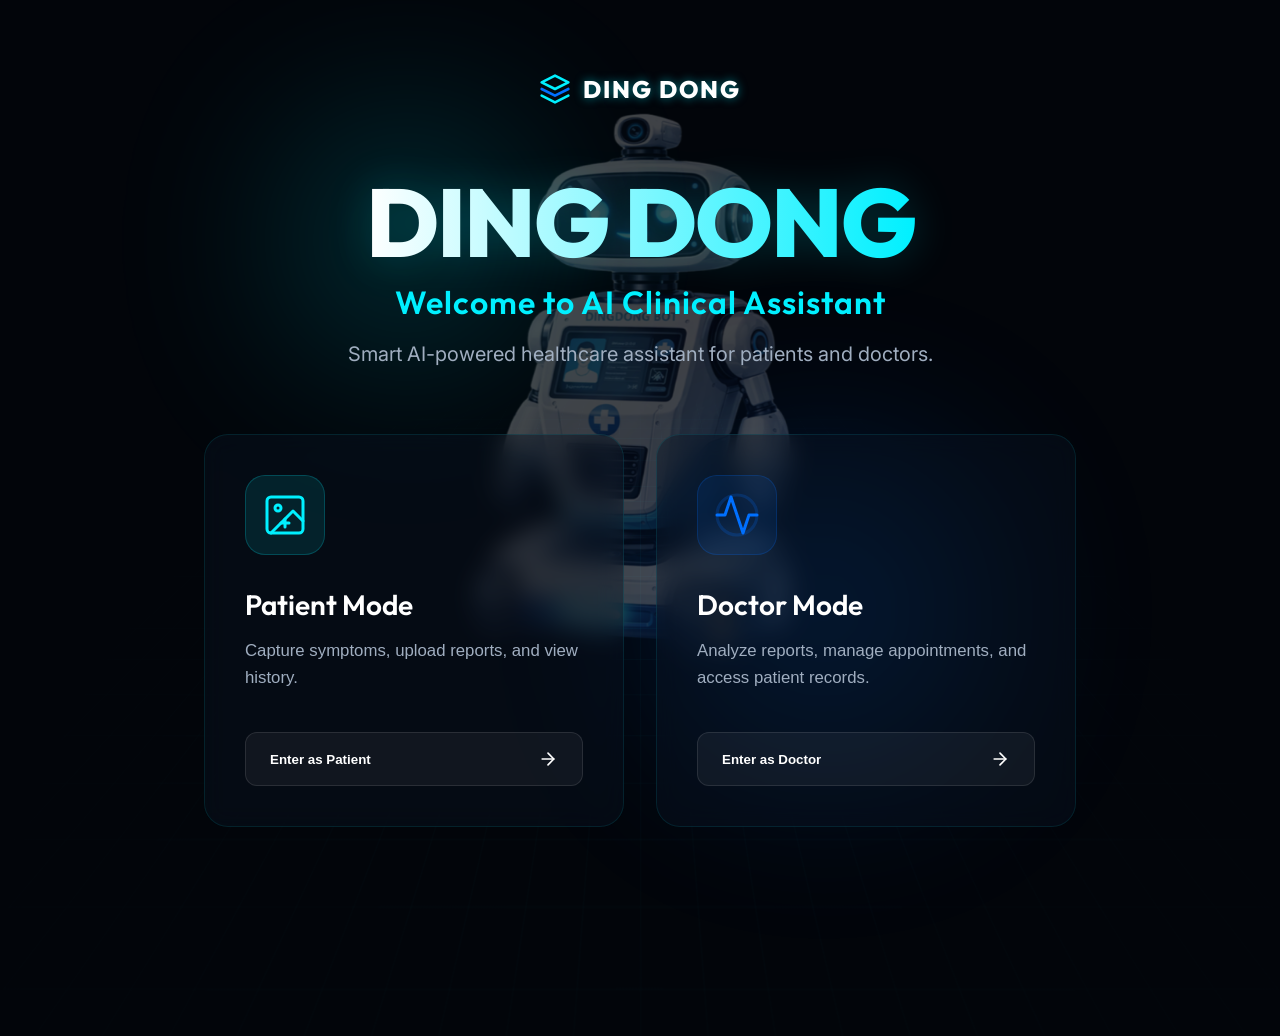
<file: frontend/index.html>
<!DOCTYPE html>
<html lang="en">

<head>
    <meta charset="UTF-8">
    <meta name="viewport" content="width=device-width, initial-scale=1.0">
    <title>Ding Dong - AI Clinical Assistant</title>
    <meta name="description" content="Smart AI-powered healthcare assistant for patients and doctors.">
    <link rel="preconnect" href="https://fonts.googleapis.com">
    <link rel="preconnect" href="https://fonts.gstatic.com" crossorigin>
    <link
        href="https://fonts.googleapis.com/css2?family=Inter:wght@300;400;600;800&family=Outfit:wght@400;600;800&display=swap"
        rel="stylesheet">
    <link rel="stylesheet" href="styles.css">
</head>

<body>
    <!-- Background Animated Pattern -->
    <div class="background-grid"></div>
    <div class="glow-orb orb-1"></div>
    <div class="glow-orb orb-2"></div>
    <div class="robot-bg"></div>

    <div class="container">
        <!-- Logo Area -->
        <header class="header">
            <div class="logo">
                <svg width="32" height="32" viewBox="0 0 24 24" fill="none" xmlns="http://www.w3.org/2000/svg">
                    <path d="M12 2L2 7L12 12L22 7L12 2Z" stroke="#00f0ff" stroke-width="2" stroke-linecap="round"
                        stroke-linejoin="round" />
                    <path d="M2 17L12 22L22 17" stroke="#00f0ff" stroke-width="2" stroke-linecap="round"
                        stroke-linejoin="round" />
                    <path d="M2 12L12 17L22 12" stroke="#0070ff" stroke-width="2" stroke-linecap="round"
                        stroke-linejoin="round" />
                </svg>
                <span>DING DONG</span>
            </div>
        </header>

        <!-- Hero Section -->
        <main class="hero">
            <h1 class="main-heading">DING DONG</h1>
            <h2 class="sub-heading">Welcome to AI Clinical Assistant</h2>
            <p class="description">Smart AI-powered healthcare assistant for patients and doctors.</p>

            <!-- Mode Selection Cards -->
            <div class="cards-container">
                <!-- Patient Mode Card -->
                <button id="patient-card" class="mode-card group">
                    <div class="card-glow"></div>
                    <div class="card-content">
                        <div class="icon-container">
                            <svg width="48" height="48" viewBox="0 0 24 24" fill="none" stroke="currentColor"
                                stroke-width="1.5" stroke-linecap="round" stroke-linejoin="round">
                                <rect x="3" y="3" width="18" height="18" rx="2" ry="2" />
                                <circle cx="8.5" cy="8.5" r="1.5" />
                                <polyline points="21 15 16 10 5 21" />
                                <path d="M12 14v4M10 16h4" />
                            </svg>
                        </div>
                        <h3 class="card-title">Patient Mode</h3>
                        <p class="card-desc">Capture symptoms, upload reports, and view history.</p>
                        <div class="btn-primary">
                            <span>Enter as Patient</span>
                            <svg width="20" height="20" viewBox="0 0 24 24" fill="none" stroke="currentColor"
                                stroke-width="2" stroke-linecap="round" stroke-linejoin="round">
                                <line x1="5" y1="12" x2="19" y2="12"></line>
                                <polyline points="12 5 19 12 12 19"></polyline>
                            </svg>
                        </div>
                    </div>
                </button>

                <!-- Doctor Mode Card -->
                <button id="doctor-card" class="mode-card group">
                    <div class="card-glow doctor-glow"></div>
                    <div class="card-content">
                        <div class="icon-container">
                            <svg width="48" height="48" viewBox="0 0 24 24" fill="none" stroke="currentColor"
                                stroke-width="1.5" stroke-linecap="round" stroke-linejoin="round">
                                <path d="M22 12h-4l-3 9L9 3l-3 9H2" />
                                <circle cx="12" cy="12" r="10" stroke-opacity="0.2" />
                            </svg>
                        </div>
                        <h3 class="card-title">Doctor Mode</h3>
                        <p class="card-desc">Analyze reports, manage appointments, and access patient records.</p>
                        <div class="btn-primary">
                            <span>Enter as Doctor</span>
                            <svg width="20" height="20" viewBox="0 0 24 24" fill="none" stroke="currentColor"
                                stroke-width="2" stroke-linecap="round" stroke-linejoin="round">
                                <line x1="5" y1="12" x2="19" y2="12"></line>
                                <polyline points="12 5 19 12 12 19"></polyline>
                            </svg>
                        </div>
                    </div>
                </button>
            </div>
        </main>
    </div>

    <script src="script.js"></script>
</body>

</html>
</file>
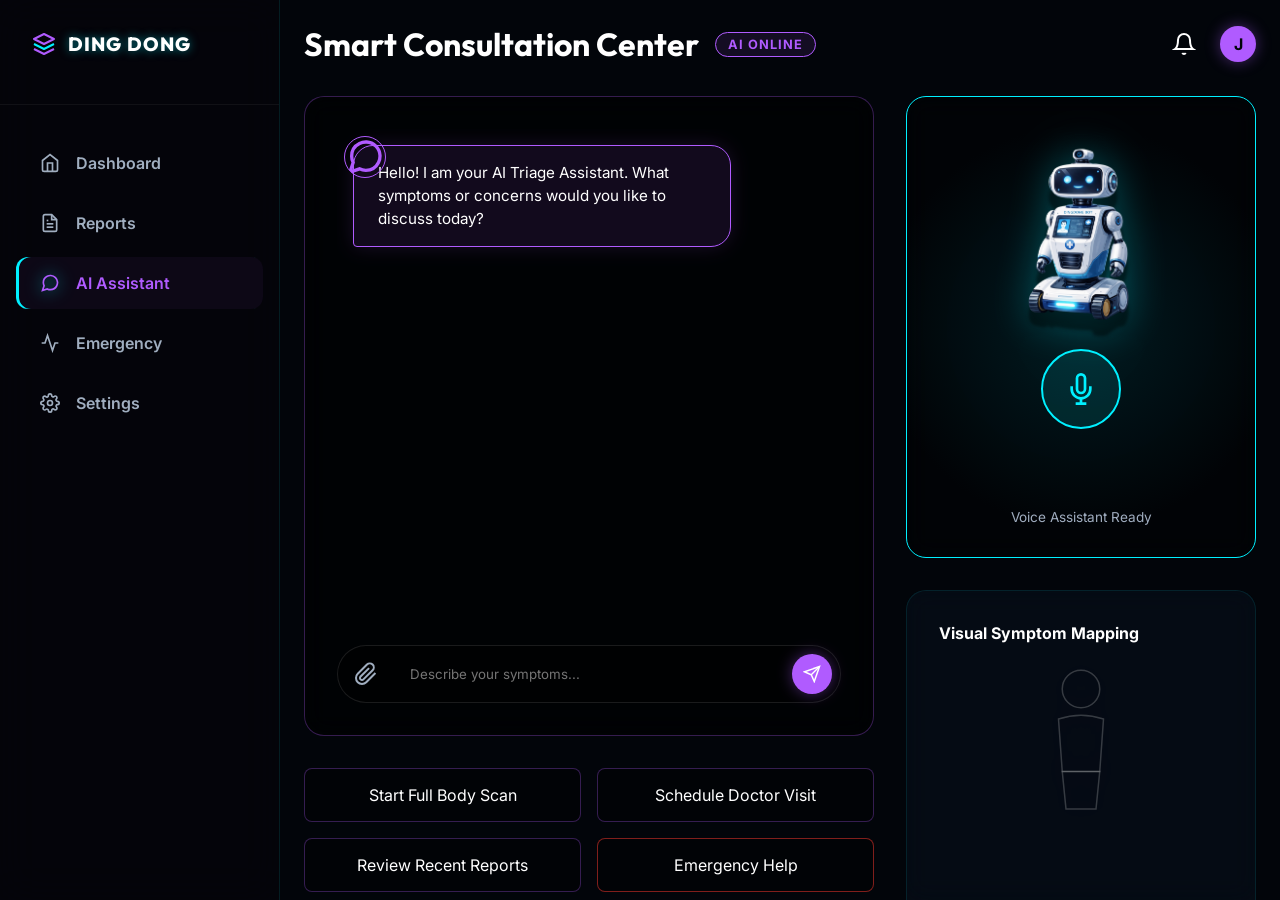
<file: frontend/ai-assistant.html>
<!DOCTYPE html>
<html lang="en">
<head>
    <meta charset="UTF-8">
    <meta name="viewport" content="width=device-width, initial-scale=1.0">
    <title>AI Assistant - Ding Dong</title>
    <link href="https://fonts.googleapis.com/css2?family=Inter:wght@300;400;600;800&family=Outfit:wght@400;600;800&display=swap" rel="stylesheet">
    <link rel="stylesheet" href="styles.css">
    <link rel="stylesheet" href="dashboard.css">
    <link rel="stylesheet" href="assistant.css">
</head>
<body>
    
    <!-- Ambient Circuit Background -->
    <div class="circuit-bg"></div>
    <div class="glow-orb" style="width: 400px; height: 400px; background: radial-gradient(circle, rgba(176,91,255,0.15) 0%, transparent 70%); top: -100px; right: -100px;"></div>
    <div class="glow-orb orb-1" style="opacity: 0.2;"></div>

    <div class="dashboard-container">
        <!-- Sidebar -->
        <aside class="sidebar" style="background: rgba(5, 5, 10, 0.9);">
            <div class="sidebar-header">
                <a href="index.html" style="text-decoration: none;">
                    <div class="sidebar-logo">
                        <svg width="24" height="24" viewBox="0 0 24 24" fill="none" xmlns="http://www.w3.org/2000/svg">
                            <path d="M12 2L2 7L12 12L22 7L12 2Z" stroke="#b05bff" stroke-width="2" stroke-linejoin="round"/>
                            <path d="M2 17L12 22L22 17" stroke="#b05bff" stroke-width="2" stroke-linejoin="round"/>
                            <path d="M2 12L12 17L22 12" stroke="#00f0ff" stroke-width="2" stroke-linejoin="round"/>
                        </svg>
                        <span style="color: #fff;">DING DONG</span>
                    </div>
                </a>
            </div>

            <nav class="sidebar-menu">
                <a href="patient-dashboard.html#capture" class="menu-item">
                    <svg width="20" height="20" viewBox="0 0 24 24" fill="none" stroke="currentColor" stroke-width="2"><path d="M3 9l9-7 9 7v11a2 2 0 0 1-2 2H5a2 2 0 0 1-2-2z"></path><polyline points="9 22 9 12 15 12 15 22"></polyline></svg>
                    <span>Dashboard</span>
                </a>
                <a href="report-center.html" class="menu-item">
                    <svg width="20" height="20" viewBox="0 0 24 24" fill="none" stroke="currentColor" stroke-width="2"><path d="M14 2H6a2 2 0 0 0-2 2v16a2 2 0 0 0 2 2h12a2 2 0 0 0 2-2V8z"></path><polyline points="14 2 14 8 20 8"></polyline><line x1="16" y1="13" x2="8" y2="13"></line><line x1="16" y1="17" x2="8" y2="17"></line><polyline points="10 9 9 9 8 9"></polyline></svg>
                    <span>Reports</span>
                </a>
                <a href="#" class="menu-item active" style="color: var(--purple-glow); border-left-color: var(--purple-glow); background: rgba(176,91,255,0.05);">
                    <svg width="20" height="20" viewBox="0 0 24 24" fill="none" stroke="var(--purple-glow)" stroke-width="2"><path d="M21 11.5a8.38 8.38 0 0 1-.9 3.8 8.5 8.5 0 0 1-7.6 4.7 8.38 8.38 0 0 1-3.8-.9L3 21l1.9-5.7a8.38 8.38 0 0 1-.9-3.8 8.5 8.5 0 0 1 4.7-7.6 8.38 8.38 0 0 1 3.8-.9h.5a8.48 8.48 0 0 1 8 8v.5z"></path></svg>
                    <span>AI Assistant</span>
                </a>
                <a href="patient-dashboard.html#help" class="menu-item">
                    <svg width="20" height="20" viewBox="0 0 24 24" fill="none" stroke="currentColor" stroke-width="2"><path d="M22 12h-4l-3 9L9 3l-3 9H2"></path></svg>
                    <span>Emergency</span>
                </a>
                <a href="#" class="menu-item">
                    <svg width="20" height="20" viewBox="0 0 24 24" fill="none" stroke="currentColor" stroke-width="2"><circle cx="12" cy="12" r="3"></circle><path d="M19.4 15a1.65 1.65 0 0 0 .33 1.82l.06.06a2 2 0 0 1 0 2.83 2 2 0 0 1-2.83 0l-.06-.06a1.65 1.65 0 0 0-1.82-.33 1.65 1.65 0 0 0-1 1.51V21a2 2 0 0 1-2 2 2 2 0 0 1-2-2v-.09A1.65 1.65 0 0 0 9 19.4a1.65 1.65 0 0 0-1.82.33l-.06.06a2 2 0 0 1-2.83 0 2 2 0 0 1 0-2.83l.06-.06a1.65 1.65 0 0 0 .33-1.82 1.65 1.65 0 0 0-1.51-1H3a2 2 0 0 1-2-2 2 2 0 0 1 2-2h.09A1.65 1.65 0 0 0 4.6 9a1.65 1.65 0 0 0-.33-1.82l-.06-.06a2 2 0 0 1 0-2.83 2 2 0 0 1 2.83 0l.06.06a1.65 1.65 0 0 0 1.82.33H9a1.65 1.65 0 0 0 1-1.51V3a2 2 0 0 1 2-2 2 2 0 0 1 2 2v.09a1.65 1.65 0 0 0 1 1.51 1.65 1.65 0 0 0 1.82-.33l.06-.06a2 2 0 0 1 2.83 0 2 2 0 0 1 0 2.83l-.06.06a1.65 1.65 0 0 0-.33 1.82V9a1.65 1.65 0 0 0 1.51 1H21a2 2 0 0 1 2 2 2 2 0 0 1-2 2h-.09a1.65 1.65 0 0 0-1.51 1z"></path></svg>
                    <span>Settings</span>
                </a>
            </nav>
        </aside>

        <!-- Main Content -->
        <main class="main-content" style="padding: 1.5rem; position: relative;">
            
            <!-- Top Nav -->
            <header style="display: flex; justify-content: space-between; align-items: center; margin-bottom: 2rem;">
                <div style="display: flex; align-items: center; gap: 1rem;">
                    <h1 class="section-title" style="margin-bottom: 0;">Smart Consultation Center</h1>
                    <span style="background: rgba(176,91,255,0.1); border: 1px solid var(--purple-glow); color: var(--purple-glow); padding: 0.25rem 0.75rem; border-radius: 20px; font-size: 0.8rem; font-weight: bold; letter-spacing: 1px;">AI ONLINE</span>
                </div>
                
                <div style="display: flex; align-items: center; gap: 1.5rem;">
                    <svg width="24" height="24" viewBox="0 0 24 24" fill="none" stroke="#fff" stroke-width="2" style="cursor: pointer;"><path d="M18 8A6 6 0 0 0 6 8c0 7-3 9-3 9h18s-3-2-3-9"></path><path d="M13.73 21a2 2 0 0 1-3.46 0"></path></svg>
                    <div class="profile-icon" style="width: 36px; height: 36px; font-size: 1rem; background: var(--purple-glow); box-shadow: 0 0 15px rgba(176,91,255,0.4);">J</div>
                </div>
            </header>

            <div style="display: grid; grid-template-columns: 1fr 350px; gap: 2rem;">
                
                <!-- LEFT COLUMN: CHAT & ACTIONS -->
                <div style="display: flex; flex-direction: column; gap: 2rem;">
                    
                    <!-- 1. MAIN AI CHAT INTERFACE -->
                    <div class="dash-card" style="border-color: rgba(176,91,255,0.3); background: rgba(0,0,0,0.6); display: flex; flex-direction: column;">
                        
                        <div class="chat-container" id="chat-window">
                            <div class="chat-bubble chat-ai">
                                Hello! I am your AI Triage Assistant. What symptoms or concerns would you like to discuss today?
                            </div>
                        </div>

                        <div class="chat-input-wrapper">
                            <svg width="24" height="24" viewBox="0 0 24 24" fill="none" stroke="var(--text-muted)" stroke-width="2" style="margin-left: 0.5rem; cursor: pointer;"><path d="M21.44 11.05l-9.19 9.19a6 6 0 0 1-8.49-8.49l9.19-9.19a4 4 0 0 1 5.66 5.66l-9.2 9.19a2 2 0 0 1-2.83-2.83l8.49-8.48"></path></svg>
                            <input type="text" id="chat-input" class="chat-input" placeholder="Describe your symptoms...">
                            <button id="send-btn" class="chat-btn">
                                <svg width="18" height="18" viewBox="0 0 24 24" fill="none" stroke="currentColor" stroke-width="2"><line x1="22" y1="2" x2="11" y2="13"></line><polygon points="22 2 15 22 11 13 2 9 22 2"></polygon></svg>
                            </button>
                        </div>
                    </div>

                    <!-- 6. QUICK ACTIONS PANEL -->
                    <div class="action-grid">
                        <div class="cyber-action">Start Full Body Scan</div>
                        <div class="cyber-action">Schedule Doctor Visit</div>
                        <div class="cyber-action">Review Recent Reports</div>
                        <div class="cyber-action" style="border-color: rgba(255,59,48,0.5);">Emergency Help</div>
                    </div>

                </div>

                <!-- RIGHT COLUMN: ROBOT, VOICE, SYMPTOMS, FAQ -->
                <div style="display: flex; flex-direction: column; gap: 2rem;">
                    
                    <!-- 2. FLOATING DING DONG AI BOT & 4. VOICE ASSISTANT -->
                    <div class="dash-card voice-panel" style="background: radial-gradient(circle at center, rgba(0,240,255,0.1) 0%, rgba(0,0,0,0.4) 70%); border-color: var(--accent-cyan);">
                        <img src="robot-bg.png" alt="Ding Dong AI" class="hero-bot">
                        
                        <div style="margin-top: -30px; z-index: 2; display: flex; flex-direction: column; align-items: center;">
                            <div class="voice-mic" id="voice-mic">
                                <svg width="32" height="32" viewBox="0 0 24 24" fill="none" stroke="currentColor" stroke-width="2"><path d="M12 1a3 3 0 0 0-3 3v8a3 3 0 0 0 6 0V4a3 3 0 0 0-3-3z"></path><path d="M19 10v2a7 7 0 0 1-14 0v-2"></path><line x1="12" y1="19" x2="12" y2="23"></line><line x1="8" y1="23" x2="16" y2="23"></line></svg>
                            </div>
                            
                            <div class="equalizer" id="voice-eq">
                                <div class="eq-bar"></div><div class="eq-bar"></div><div class="eq-bar"></div><div class="eq-bar"></div><div class="eq-bar"></div>
                            </div>
                            
                            <p id="voice-status" style="color: var(--text-muted); font-size: 0.85rem; margin-top: 1rem;">Voice Assistant Ready</p>
                        </div>
                    </div>

                    <!-- 3. SMART SYMPTOM ANALYZER -->
                    <div class="dash-card">
                        <h3 style="color: #fff; margin-bottom: 1rem; font-size: 1rem;">Visual Symptom Mapping</h3>
                        <div class="body-diagram-container">
                            <svg class="body-map" viewBox="0 0 200 400">
                                <!-- Head -->
                                <circle cx="100" cy="40" r="25" class="body-part" data-area="head"/>
                                <!-- Torso/Chest -->
                                <path d="M 70 80 Q 100 70 130 80 L 125 150 L 75 150 Z" class="body-part" data-area="chest"/>
                                <!-- Abdomen -->
                                <path d="M 75 150 L 125 150 L 120 200 L 80 200 Z" class="body-part" data-area="stomach"/>
                            </svg>
                        </div>
                        
                        <div style="background: rgba(0,0,0,0.3); padding: 1rem; border-radius: 8px; margin-top: 1rem; border-left: 2px solid var(--purple-glow);">
                            <h4 id="symptom-title" style="color: var(--purple-glow); margin-bottom: 0.5rem;">Select an area</h4>
                            <p id="symptom-desc" style="color: var(--text-muted); font-size: 0.85rem; margin-bottom: 0.5rem;">Click on the interactive diagram to view AI condition predictions.</p>
                            <span id="risk-badge" class="result-tag" style="border: 1px solid rgba(255,255,255,0.2); color: #fff;">--</span>
                        </div>
                    </div>

                    <!-- 7. AI KNOWLEDGE & FAQ SECTION -->
                    <div class="dash-card">
                        <h3 style="color: #fff; margin-bottom: 1rem; font-size: 1rem;">Knowledge Base</h3>
                        
                        <div class="faq-card">
                            <div class="faq-header">
                                <span>What is tension headache?</span>
                                <svg class="faq-icon" width="16" height="16" viewBox="0 0 24 24" fill="none" stroke="currentColor" stroke-width="2"><polyline points="6 9 12 15 18 9"></polyline></svg>
                            </div>
                            <div class="faq-content">A mild to moderate pain often described as feeling like a tight band around the head. Rest and hydration help.</div>
                        </div>

                        <div class="faq-card">
                            <div class="faq-header">
                                <span>How to prepare for an MRI?</span>
                                <svg class="faq-icon" width="16" height="16" viewBox="0 0 24 24" fill="none" stroke="currentColor" stroke-width="2"><polyline points="6 9 12 15 18 9"></polyline></svg>
                            </div>
                            <div class="faq-content">Remove all metallic objects, wear loose comfortable clothing, and follow any specific fasting instructions provided by your doctor.</div>
                        </div>
                    </div>

                </div>
            </div>
        </main>
    </div>

    <script src="assistant.js"></script>
</body>
</html>
</file>
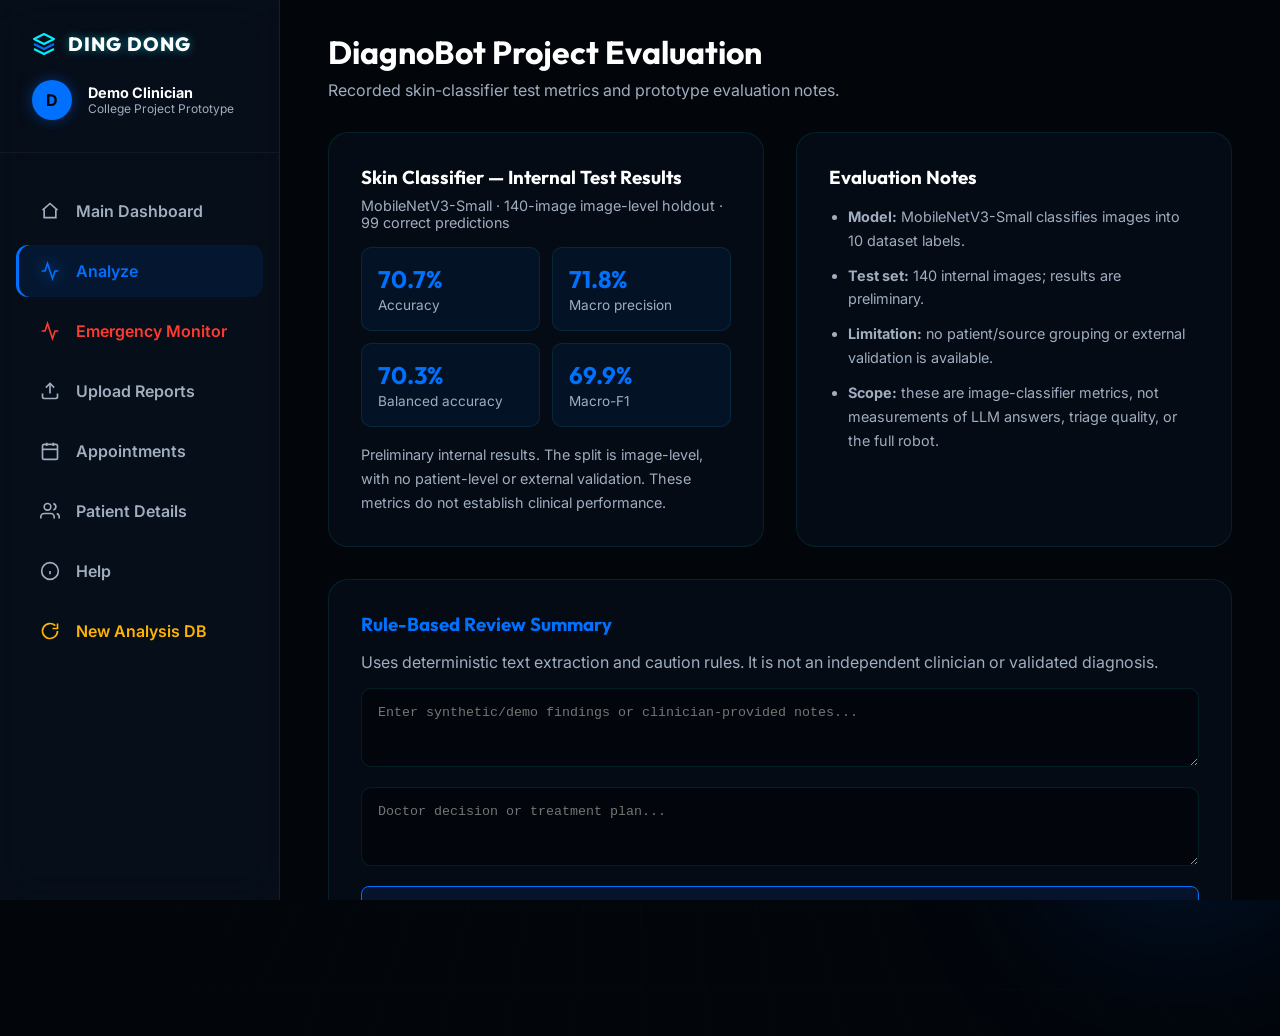
<file: frontend/doctor-dashboard.html>
<!DOCTYPE html>
<html lang="en">
<head>
    <meta charset="UTF-8">
    <meta name="viewport" content="width=device-width, initial-scale=1.0">
    <title>Doctor Dashboard - Ding Dong</title>
    <link href="https://fonts.googleapis.com/css2?family=Inter:wght@300;400;600;800&family=Outfit:wght@400;600;800&display=swap" rel="stylesheet">
    <link rel="stylesheet" href="styles.css">
    <link rel="stylesheet" href="dashboard.css">
</head>
<body>
    <!-- Background Patterns -->
    <div class="background-grid"></div>
    <div class="glow-orb orb-2" style="width: 300px; height: 300px; bottom: -50px; right: -50px;"></div>
    
    <div class="dashboard-container">
        <!-- Sidebar -->
        <aside class="sidebar">
            <div class="sidebar-header">
                <a href="index.html" style="text-decoration: none;">
                    <div class="sidebar-logo">
                        <svg width="24" height="24" viewBox="0 0 24 24" fill="none" xmlns="http://www.w3.org/2000/svg">
                            <path d="M12 2L2 7L12 12L22 7L12 2Z" stroke="#00f0ff" stroke-width="2" stroke-linejoin="round"/>
                            <path d="M2 17L12 22L22 17" stroke="#00f0ff" stroke-width="2" stroke-linejoin="round"/>
                            <path d="M2 12L12 17L22 12" stroke="#0070ff" stroke-width="2" stroke-linejoin="round"/>
                        </svg>
                        <span>DING DONG</span>
                    </div>
                </a>
                <div class="user-profile mt-4" style="margin-top: 1.5rem;">
                    <div class="profile-icon" style="background: var(--accent-blue); box-shadow: 0 0 15px rgba(0, 112, 255, 0.4);">D</div>
                    <div class="user-info">
                        <h4>Demo Clinician</h4>
                        <p>College Project Prototype</p>
                    </div>
                </div>
            </div>

            <nav class="sidebar-menu">
                <a href="index.html" class="menu-item doctor-theme">
                    <svg width="20" height="20" viewBox="0 0 24 24" fill="none" stroke="currentColor" stroke-width="2"><path d="M3 11l9-8 9 8"></path><path d="M5 10v10h14V10"></path></svg>
                    <span>Main Dashboard</span>
                </a>
                <a href="#" class="menu-item doctor-theme active" data-target="analyze-section">
                    <svg width="20" height="20" viewBox="0 0 24 24" fill="none" stroke="currentColor" stroke-width="2"><polyline points="22 12 18 12 15 21 9 3 6 12 2 12"></polyline></svg>
                    <span>Analyze</span>
                </a>
                <a href="emergency-monitor.html" class="menu-item doctor-theme" style="color: #ff3b30;">
                    <svg width="20" height="20" viewBox="0 0 24 24" fill="none" stroke="currentColor" stroke-width="2"><path d="M22 12h-4l-3 9L9 3l-3 9H2"></path></svg>
                    <span>Emergency Monitor</span>
                </a>
                <a href="#" class="menu-item doctor-theme" data-target="upload-reports-section">
                    <svg width="20" height="20" viewBox="0 0 24 24" fill="none" stroke="currentColor" stroke-width="2"><path d="M21 15v4a2 2 0 0 1-2 2H5a2 2 0 0 1-2-2v-4"></path><polyline points="17 8 12 3 7 8"></polyline><line x1="12" y1="3" x2="12" y2="15"></line></svg>
                    <span>Upload Reports</span>
                </a>
                <a href="#" class="menu-item doctor-theme" data-target="appointments-section">
                    <svg width="20" height="20" viewBox="0 0 24 24" fill="none" stroke="currentColor" stroke-width="2"><rect x="3" y="4" width="18" height="18" rx="2" ry="2"></rect><line x1="16" y1="2" x2="16" y2="6"></line><line x1="8" y1="2" x2="8" y2="6"></line><line x1="3" y1="10" x2="21" y2="10"></line></svg>
                    <span>Appointments</span>
                </a>
                <a href="#" class="menu-item doctor-theme" data-target="patients-section">
                    <svg width="20" height="20" viewBox="0 0 24 24" fill="none" stroke="currentColor" stroke-width="2"><path d="M17 21v-2a4 4 0 0 0-4-4H5a4 4 0 0 0-4 4v2"></path><circle cx="9" cy="7" r="4"></circle><path d="M23 21v-2a4 4 0 0 0-3-3.87"></path><path d="M16 3.13a4 4 0 0 1 0 7.75"></path></svg>
                    <span>Patient Details</span>
                </a>

                <a href="#" class="menu-item doctor-theme" data-target="help-section">
                    <svg width="20" height="20" viewBox="0 0 24 24" fill="none" stroke="currentColor" stroke-width="2"><circle cx="12" cy="12" r="10"></circle><line x1="12" y1="16" x2="12" y2="12"></line><line x1="12" y1="8" x2="12.01" y2="8"></line></svg>
                    <span>Help</span>
                </a>
                <a href="#" class="menu-item doctor-theme js-reset-db" style="color: #ffb400;">
                    <svg width="20" height="20" viewBox="0 0 24 24" fill="none" stroke="currentColor" stroke-width="2"><path d="M21 12a9 9 0 1 1-2.64-6.36"></path><path d="M21 3v6h-6"></path></svg>
                    <span>New Analysis DB</span>
                </a>
            </nav>
        </aside>

        <!-- Main Content -->
        <main class="main-content">
            
            <!-- ANALYZE SECTION -->
            <section id="analyze-section" class="section-container active">
                <div class="section-header">
                    <h2 class="section-title">DiagnoBot Project Evaluation</h2>
                    <p class="section-desc">Recorded skin-classifier test metrics and prototype evaluation notes.</p>
                </div>
                
                <div class="dashboard-grid">
                    <div class="dash-card">
                        <h3 style="margin-bottom: 0.5rem; color: var(--text-main); font-family: 'Outfit', sans-serif;">Skin Classifier — Internal Test Results</h3>
                        <p style="color: var(--text-muted); font-size: 0.9rem; margin-bottom: 1rem;">MobileNetV3-Small · 140-image image-level holdout · 99 correct predictions</p>
                        <div class="project-metrics-grid" aria-label="Skin classifier evaluation metrics">
                            <div class="project-metric"><strong>70.7%</strong><span>Accuracy</span></div>
                            <div class="project-metric"><strong>71.8%</strong><span>Macro precision</span></div>
                            <div class="project-metric"><strong>70.3%</strong><span>Balanced accuracy</span></div>
                            <div class="project-metric"><strong>69.9%</strong><span>Macro-F1</span></div>
                        </div>
                        <p class="project-metrics-note">Preliminary internal results. The split is image-level, with no patient-level or external validation. These metrics do not establish clinical performance.</p>
                    </div>

                    <div class="dash-card">
                        <h3 style="margin-bottom: 1rem; color: var(--text-main); font-family: 'Outfit', sans-serif;">Evaluation Notes</h3>
                        <ul class="evaluation-notes">
                            <li><strong>Model:</strong> MobileNetV3-Small classifies images into 10 dataset labels.</li>
                            <li><strong>Test set:</strong> 140 internal images; results are preliminary.</li>
                            <li><strong>Limitation:</strong> no patient/source grouping or external validation is available.</li>
                            <li><strong>Scope:</strong> these are image-classifier metrics, not measurements of LLM answers, triage quality, or the full robot.</li>
                        </ul>
                    </div>
                </div>
            </section>

            <!-- UPLOAD REPORTS SECTION -->
            <section id="upload-reports-section" class="section-container">
                <div class="section-header">
                    <h2 class="section-title">Batch Report Upload</h2>
                    <p class="section-desc">Upload multiple patient reports for automated AI preprocessing and sorting.</p>
                </div>

                <div class="dashboard-grid" style="grid-template-columns: 1fr; max-width: 800px;">
                    <div class="dash-card">
                        <div class="upload-zone" style="border-color: rgba(0, 112, 255, 0.4); background: rgba(0, 112, 255, 0.02);">
                            <svg class="upload-icon" style="color: var(--accent-blue);" width="48" height="48" viewBox="0 0 24 24" fill="none" stroke="currentColor" stroke-width="1.5"><path d="M21 15v4a2 2 0 0 1-2 2H5a2 2 0 0 1-2-2v-4"></path><polyline points="17 8 12 3 7 8"></polyline><line x1="12" y1="3" x2="12" y2="15"></line></svg>
                            <h3 style="margin-bottom: 0.5rem; font-weight: 400;">Drag & Drop patient files</h3>
                            <p style="color: var(--text-muted); font-size: 0.85rem; margin-bottom: 1.5rem;">Secure bulk upload. Supported formats: DICOM, PDF, CSV.</p>
                            <button id="upload-btn" class="dash-btn doctor-theme" style="width: auto; margin: 0 auto;">Select Files</button>
                            
                            <div class="loading-bar-container">
                                <div class="loading-bar" style="background: var(--accent-blue); box-shadow: 0 0 10px var(--accent-blue);"></div>
                            </div>
                        </div>
                    </div>
                </div>
            </section>

            <!-- APPOINTMENTS SECTION -->
            <section id="appointments-section" class="section-container">
                <div class="section-header">
                    <h2 class="section-title">Schedule</h2>
                    <p class="section-desc">Sample schedule entries for interface preview only; they are not live appointments.</p>
                </div>

                <div style="max-width: 800px;">
                    <div class="history-card">
                        <div style="display: flex; gap: 1.5rem; align-items: center;">
                            <div style="text-align: center; border-right: 1px solid rgba(255,255,255,0.1); padding-right: 1.5rem;">
                                <h3 style="color: var(--accent-blue);">09:00</h3>
                                <span style="font-size: 0.8rem; color: var(--text-muted);">AM</span>
                            </div>
                            <div>
                                <h4 style="margin-bottom: 0.25rem;">Demo Patient A</h4>
                                <p style="color: var(--text-muted); font-size: 0.85rem;">Example appointment • Skin image review</p>
                            </div>
                        </div>
                        <button class="dash-btn doctor-theme" style="width: auto; padding: 0.5rem 1rem; font-size: 0.85rem;">View Profile</button>
                    </div>

                    <div class="history-card" style="border-color: rgba(255, 180, 0, 0.3); background: rgba(255, 180, 0, 0.02);">
                        <div style="display: flex; gap: 1.5rem; align-items: center;">
                            <div style="text-align: center; border-right: 1px solid rgba(255,255,255,0.1); padding-right: 1.5rem;">
                                <h3 style="color: #ffb400;">10:30</h3>
                                <span style="font-size: 0.8rem; color: var(--text-muted);">AM</span>
                            </div>
                            <div>
                                <h4 style="margin-bottom: 0.25rem;">Demo Patient B <span class="status-badge status-warning" style="margin-left: 0.5rem; font-size: 0.7rem;">Sample Priority</span></h4>
                                <p style="color: var(--text-muted); font-size: 0.85rem;">Example report review • Demo</p>
                            </div>
                        </div>
                        <button class="dash-btn doctor-theme" style="width: auto; padding: 0.5rem 1rem; font-size: 0.85rem;">View Profile</button>
                    </div>
                </div>
            </section>

            <!-- PATIENTS SECTION -->
            <section id="patients-section" class="section-container">
                <div class="section-header">
                    <h2 class="section-title">Patient Database</h2>
                    <p class="section-desc">Sample records for interface preview only; no real patient histories are shown.</p>
                </div>

                <div style="max-width: 800px; margin-bottom: 2rem;">
                    <div style="position: relative;">
                        <input type="text" placeholder="Search by name or ID..." style="width: 100%; padding: 1rem 1rem 1rem 3rem; background: rgba(0,0,0,0.3); border: 1px solid var(--glass-border); border-radius: 12px; color: #fff; outline: none; font-family: 'Inter', sans-serif;">
                        <svg width="20" height="20" viewBox="0 0 24 24" fill="none" stroke="var(--text-muted)" stroke-width="2" style="position: absolute; left: 1rem; top: 50%; transform: translateY(-50%);"><circle cx="11" cy="11" r="8"></circle><line x1="21" y1="21" x2="16.65" y2="16.65"></line></svg>
                    </div>
                </div>

                <div class="dashboard-grid">
                    <div class="dash-card">
                        <div style="display: flex; justify-content: space-between; margin-bottom: 1rem;">
                            <h4 style="font-size: 1.1rem;">Demo Patient A</h4>
                            <span style="color: var(--text-muted); font-size: 0.85rem;">DEMO-001</span>
                        </div>
                        <p style="color: var(--text-muted); font-size: 0.85rem; margin-bottom: 0.5rem;">Example visit date (demo)</p>
                        <p style="color: var(--text-muted); font-size: 0.85rem; margin-bottom: 1.5rem;">Sample condition field (demo)</p>
                        <button class="dash-btn doctor-theme">Access Records</button>
                    </div>
                    <div class="dash-card">
                        <div style="display: flex; justify-content: space-between; margin-bottom: 1rem;">
                            <h4 style="font-size: 1.1rem;">Demo Patient B</h4>
                            <span style="color: var(--text-muted); font-size: 0.85rem;">DEMO-002</span>
                        </div>
                        <p style="color: var(--text-muted); font-size: 0.85rem; margin-bottom: 0.5rem;">Example visit date (demo)</p>
                        <p style="color: #ffb400; font-size: 0.85rem; margin-bottom: 1.5rem;">Sample monitoring note (demo)</p>
                        <button class="dash-btn doctor-theme">Access Records</button>
                    </div>
                </div>
            </section>

            <!-- HELP SECTION -->
            <section id="help-section" class="section-container">
                <div class="section-header">
                    <h2 class="section-title">Technical Support</h2>
                    <p class="section-desc">Get help with the DiagnoBot student prototype.</p>
                </div>
                
                <div class="dashboard-grid">
                    <div class="dash-card">
                        <h3 style="margin-bottom: 1rem; color: var(--accent-blue);">System Documentation</h3>
                        <p style="color: var(--text-muted); font-size: 0.9rem; margin-bottom: 1.5rem;">Access guides on how to use the AI analysis tools and batch upload features.</p>
                        <button class="dash-btn doctor-theme">View Docs</button>
                    </div>
                    <div class="dash-card">
                        <h3 style="margin-bottom: 1rem; color: #fff;">IT Contact</h3>
                        <p style="color: var(--text-muted); font-size: 0.9rem; margin-bottom: 1.5rem;">Having trouble with system access or experiencing a bug?</p>
                        <button class="dash-btn doctor-theme" style="background: rgba(255,255,255,0.1); border-color: rgba(255,255,255,0.2); color: #fff;">Contact Admin</button>
                    </div>
                </div>
            </section>

        </main>
    </div>

    <script src="dashboard.js"></script>
</body>
</html>
</file>
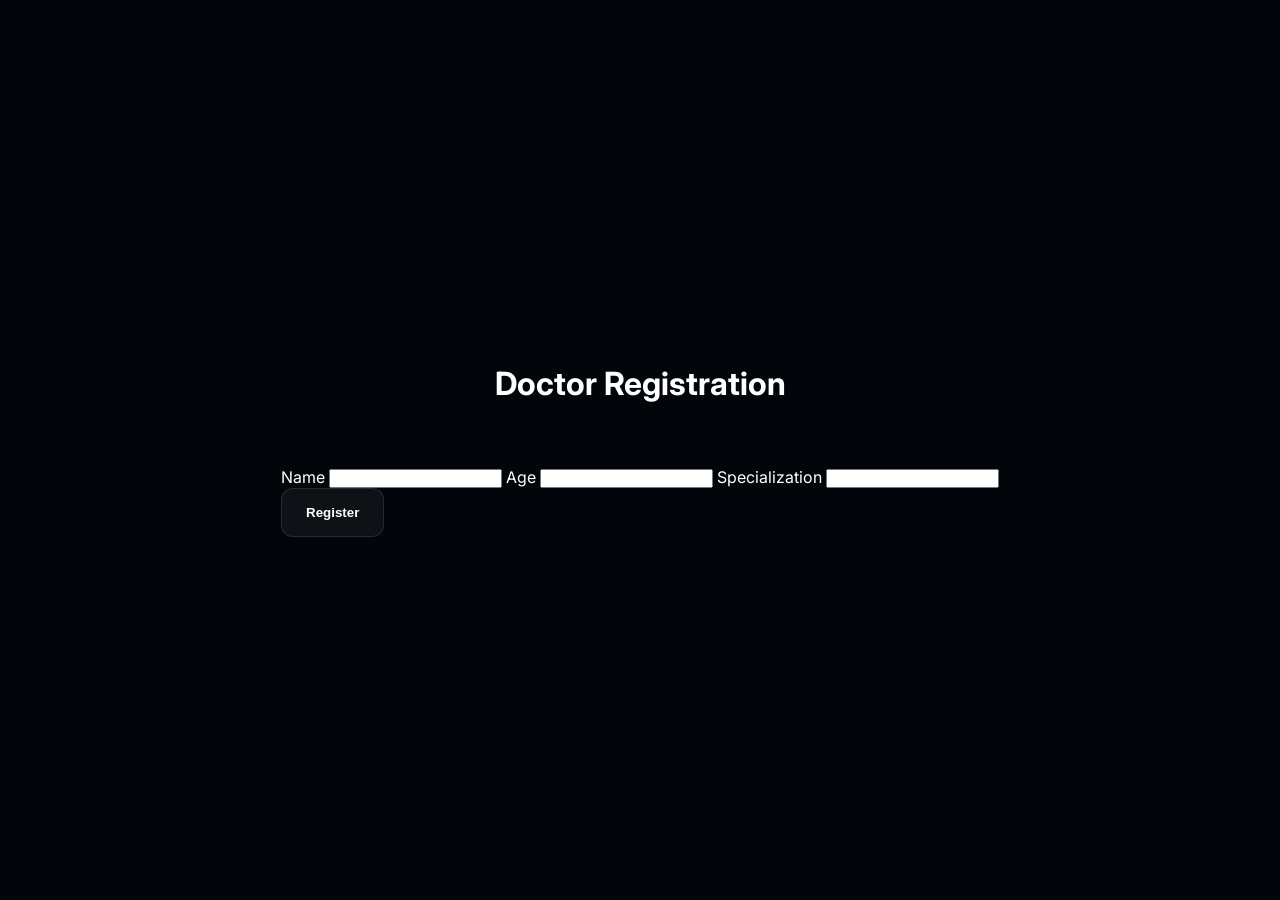
<file: frontend/doctor-register.html>
<!DOCTYPE html>
<html lang="en">
<head>
    <meta charset="UTF-8" />
    <meta name="viewport" content="width=device-width, initial-scale=1.0" />
    <title>Doctor Registration - DiagnoBot</title>
    <link rel="stylesheet" href="styles.css" />
    <link href="https://fonts.googleapis.com/css2?family=Inter:wght@300;400;600;800&display=swap" rel="stylesheet" />
</head>
<body>
    <div class="container">
        <header class="header"><h1>Doctor Registration</h1></header>
        <main class="form-section">
            <form id="doctor-register-form" class="register-form">
                <label for="name">Name</label>
                <input type="text" id="name" name="name" required />
                <label for="age">Age</label>
                <input type="number" id="age" name="age" min="0" required />
                <label for="specialization">Specialization</label>
                <input type="text" id="specialization" name="specialization" required />
                <button type="submit" class="btn-primary">Register</button>
            </form>
        </main>
    </div>
    <script src="app.js"></script>
</body>
</html>
</file>
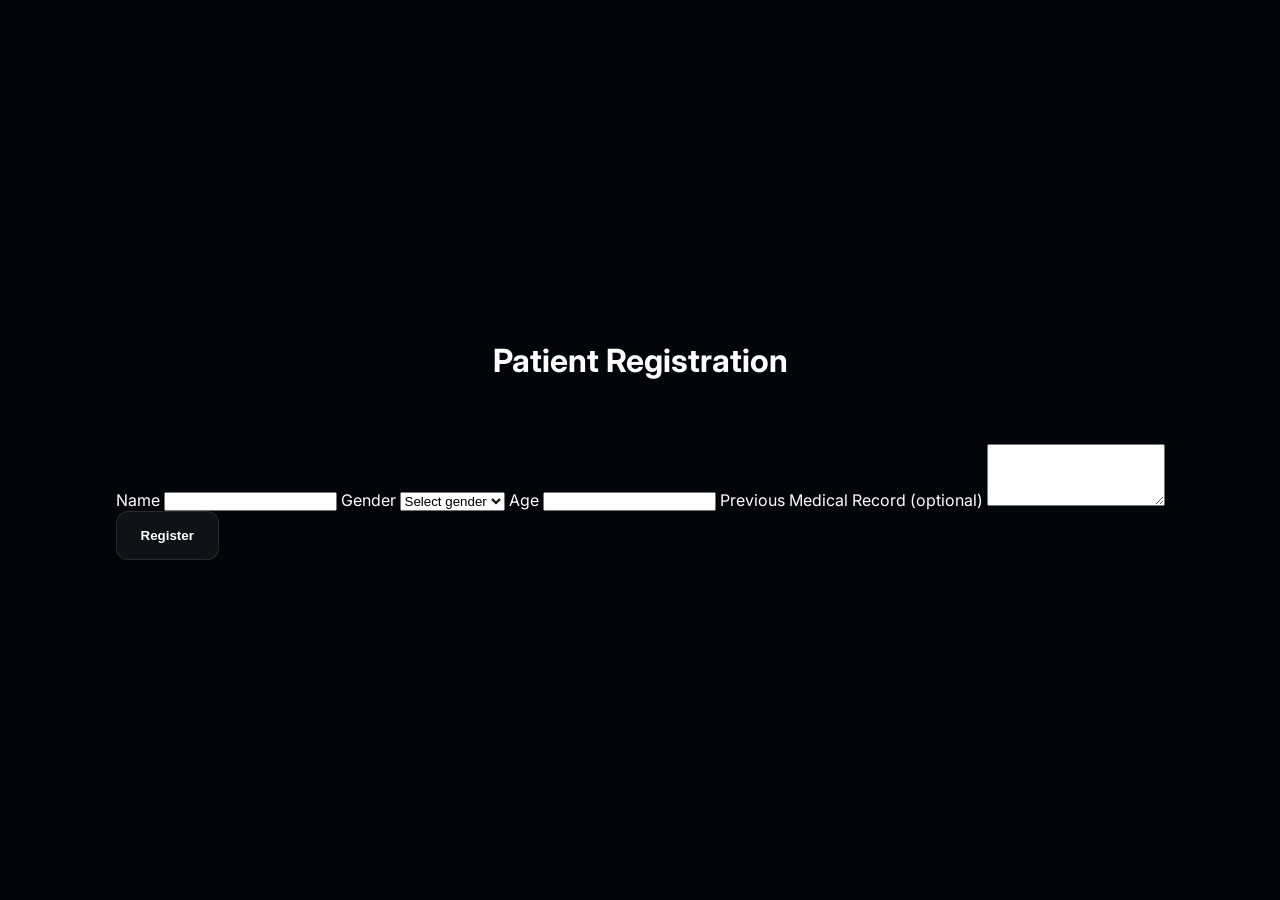
<file: frontend/patient-register.html>
<!DOCTYPE html>
<html lang="en">
<head>
    <meta charset="UTF-8" />
    <meta name="viewport" content="width=device-width, initial-scale=1.0" />
    <title>Patient Registration - DiagnoBot</title>
    <link rel="stylesheet" href="styles.css" />
    <link href="https://fonts.googleapis.com/css2?family=Inter:wght@300;400;600;800&display=swap" rel="stylesheet" />
</head>
<body>
    <div class="container">
        <header class="header"><h1>Patient Registration</h1></header>
        <main class="form-section">
            <form id="patient-register-form" class="register-form">
                <label for="name">Name</label>
                <input type="text" id="name" name="name" required />
                <label for="gender">Gender</label>
                <select id="gender" name="gender" required>
                    <option value="" disabled selected>Select gender</option>
                    <option value="male">Male</option>
                    <option value="female">Female</option>
                    <option value="other">Other</option>
                </select>
                <label for="age">Age</label>
                <input type="number" id="age" name="age" min="0" required />
                <label for="medical_record">Previous Medical Record (optional)</label>
                <textarea id="medical_record" name="medical_record" rows="4"></textarea>
                <button type="submit" class="btn-primary">Register</button>
            </form>
        </main>
    </div>
    <script src="app.js"></script>
</body>
</html>
</file>
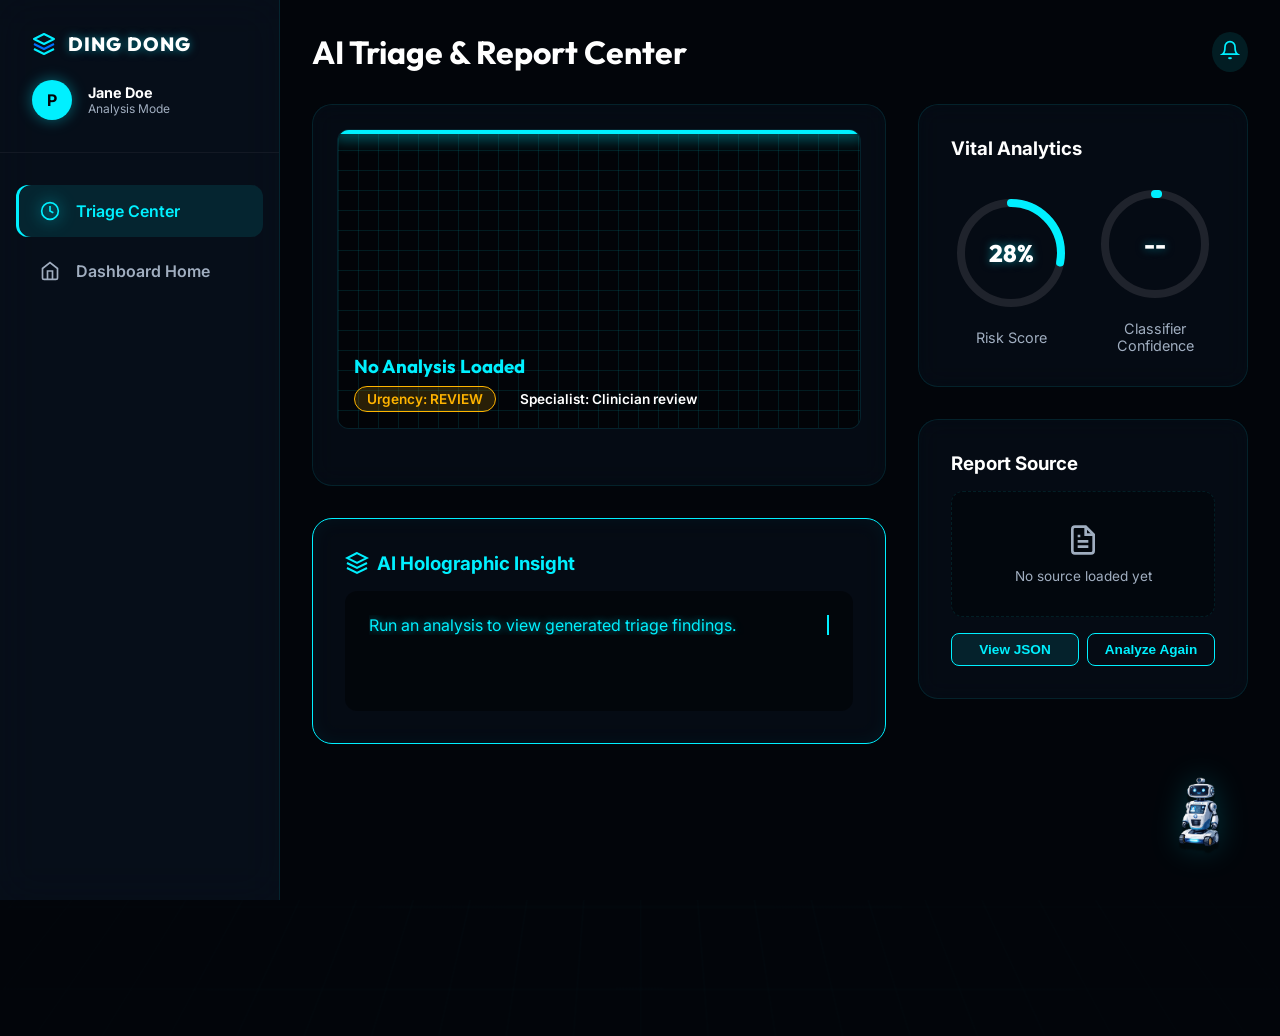
<file: frontend/report-center.html>
<!DOCTYPE html>
<html lang="en">
<head>
    <meta charset="UTF-8">
    <meta name="viewport" content="width=device-width, initial-scale=1.0">
    <title>AI Triage & Report Center - Ding Dong</title>
    <link href="https://fonts.googleapis.com/css2?family=Inter:wght@300;400;600;800&family=Outfit:wght@400;600;800&display=swap" rel="stylesheet">
    <link rel="stylesheet" href="styles.css">
    <link rel="stylesheet" href="dashboard.css">
    <link rel="stylesheet" href="report-center.css">
</head>
<body>
    <!-- Background Patterns -->
    <div class="background-grid"></div>
    <div class="glow-orb orb-1" style="width: 300px; height: 300px; top: -50px; left: -50px; opacity: 0.2;"></div>
    <div class="glow-orb orb-2" style="width: 400px; height: 400px; bottom: 10%; right: 10%; opacity: 0.15;"></div>
    
    <div class="dashboard-container">
        <!-- Sidebar -->
        <aside class="sidebar">
            <div class="sidebar-header">
                <a href="index.html" style="text-decoration: none;">
                    <div class="sidebar-logo">
                        <svg width="24" height="24" viewBox="0 0 24 24" fill="none" xmlns="http://www.w3.org/2000/svg">
                            <path d="M12 2L2 7L12 12L22 7L12 2Z" stroke="#00f0ff" stroke-width="2" stroke-linejoin="round"/>
                            <path d="M2 17L12 22L22 17" stroke="#00f0ff" stroke-width="2" stroke-linejoin="round"/>
                            <path d="M2 12L12 17L22 12" stroke="#0070ff" stroke-width="2" stroke-linejoin="round"/>
                        </svg>
                        <span>DING DONG</span>
                    </div>
                </a>
                <div class="user-profile mt-4" style="margin-top: 1.5rem;">
                    <div class="profile-icon">P</div>
                    <div class="user-info">
                        <h4>Jane Doe</h4>
                        <p>Analysis Mode</p>
                    </div>
                </div>
            </div>

            <nav class="sidebar-menu">
                <a href="#" class="menu-item active">
                    <svg width="20" height="20" viewBox="0 0 24 24" fill="none" stroke="currentColor" stroke-width="2"><circle cx="12" cy="12" r="10"></circle><polyline points="12 6 12 12 16 14"></polyline></svg>
                    <span>Triage Center</span>
                </a>
                <a href="patient-dashboard.html" class="menu-item">
                    <svg width="20" height="20" viewBox="0 0 24 24" fill="none" stroke="currentColor" stroke-width="2"><path d="M3 9l9-7 9 7v11a2 2 0 0 1-2 2H5a2 2 0 0 1-2-2z"></path><polyline points="9 22 9 12 15 12 15 22"></polyline></svg>
                    <span>Dashboard Home</span>
                </a>
            </nav>
        </aside>

        <!-- Main Content Workspace -->
        <main class="main-content" style="padding: 2rem;">
            <!-- Top Nav -->
            <div style="display: flex; justify-content: space-between; align-items: center; margin-bottom: 2rem;">
                <h1 class="section-title" style="margin-bottom: 0;">AI Triage & Report Center</h1>
                <div style="display: flex; gap: 1rem;">
                    <div style="padding: 0.5rem; background: rgba(0, 240, 255, 0.1); border-radius: 50%; color: var(--accent-cyan);"><svg width="20" height="20" viewBox="0 0 24 24" fill="none" stroke="currentColor" stroke-width="2"><path d="M18 8A6 6 0 0 0 6 8c0 7-3 9-3 9h18s-3-2-3-9"></path><path d="M13.73 21a2 2 0 0 1-3.46 0"></path></svg></div>
                </div>
            </div>

            <div class="analysis-workspace">
                
                <!-- Left Column -->
                <div style="display: flex; flex-direction: column; gap: 2rem;">
                    
                    <!-- 1. LIVE AI ANALYSIS PANEL -->
                    <div class="dash-card" style="padding: 1.5rem;">
                        <div class="ai-scan-frame">
                            <div class="hud-overlay"></div>
                            <div class="scanning-bar"></div>
                            <div style="position: absolute; bottom: 1rem; left: 1rem; z-index: 4;">
                                <h3 id="scan-status" style="color: var(--accent-cyan); font-family: 'Outfit', sans-serif; display: flex; align-items: center; gap: 0.5rem;">
                                    <svg width="20" height="20" viewBox="0 0 24 24" fill="none" stroke="currentColor" stroke-width="2"><circle cx="12" cy="12" r="10"></circle><polyline points="12 6 12 12 16 14"></polyline></svg>
                                    AI Processing...
                                </h3>
                                <div id="result-tags" style="display: none; margin-top: 0.5rem;">
                                    <span class="result-tag tag-red">High Risk: 89%</span>
                                    <span class="result-tag tag-yellow">Severity: Level 4</span>
                                </div>
                            </div>
                        </div>
                    </div>

                    <!-- 3. AI INSIGHTS PANEL -->
                    <div class="dash-card" style="border-color: var(--accent-cyan); box-shadow: inset 0 0 20px rgba(0, 240, 255, 0.05);">
                        <h3 style="color: var(--accent-cyan); margin-bottom: 1rem; display: flex; align-items: center; gap: 0.5rem;">
                            <svg width="24" height="24" viewBox="0 0 24 24" fill="none" stroke="currentColor" stroke-width="2"><polygon points="12 2 2 7 12 12 22 7 12 2"></polygon><polyline points="2 17 12 22 22 17"></polyline><polyline points="2 12 12 17 22 12"></polyline></svg>
                            AI Holographic Insight
                        </h3>
                        <div style="background: rgba(0,0,0,0.4); padding: 1.5rem; border-radius: 12px; min-height: 120px;">
                            <p id="ai-insight-text" class="typewriter"></p>
                        </div>
                    </div>

                    <!-- 5. EMERGENCY ALERT SECTION -->
                    <div id="emergency-alert" class="emergency-alert">
                        <div class="emergency-title">
                            <svg width="24" height="24" viewBox="0 0 24 24" fill="none" stroke="currentColor" stroke-width="2"><path d="M10.29 3.86L1.82 18a2 2 0 0 0 1.71 3h16.94a2 2 0 0 0 1.71-3L13.71 3.86a2 2 0 0 0-3.42 0z"></path><line x1="12" y1="9" x2="12" y2="13"></line><line x1="12" y1="17" x2="12.01" y2="17"></line></svg>
                            CRITICAL CONDITION DETECTED
                        </div>
                        <p style="color: #fff; margin-bottom: 1rem; font-size: 0.95rem;">Consult a Doctor Immediately. High probability of Arrythmia detected based on uploaded ECG.</p>
                        <div style="display: flex; gap: 1rem;">
                            <button class="dash-btn" style="background: rgba(255, 59, 48, 0.2); border-color: #ff3b30; color: #ff3b30; width: auto;">Emergency Contact</button>
                            <button class="dash-btn" style="background: transparent; border-color: rgba(255,255,255,0.2); color: #fff; width: auto;">Find Nearby Hospital</button>
                        </div>
                    </div>

                </div>

                <!-- Right Column -->
                <div style="display: flex; flex-direction: column; gap: 2rem;">
                    
                    <!-- 2. HEALTH METRICS DASHBOARD -->
                    <div class="dash-card">
                        <h3 style="margin-bottom: 1.5rem; color: #fff;">Vital Analytics</h3>
                        <div style="display: grid; grid-template-columns: 1fr 1fr; gap: 1.5rem; place-items: center;">
                            
                            <!-- Metric 1 -->
                            <div style="display: flex; flex-direction: column; align-items: center;">
                                <div class="progress-circle">
                                    <svg>
                                        <circle class="progress-bg" cx="60" cy="60" r="50"></circle>
                                        <circle class="progress-value" cx="60" cy="60" r="50" data-percent="89"></circle>
                                    </svg>
                                    <div class="progress-text">89%</div>
                                </div>
                                <div class="metric-label">Risk Score</div>
                            </div>

                            <!-- Metric 2 -->
                            <div style="display: flex; flex-direction: column; align-items: center;">
                                <div class="progress-circle">
                                    <svg>
                                        <circle class="progress-bg" cx="60" cy="60" r="50"></circle>
                                        <circle class="progress-value" cx="60" cy="60" r="50" data-percent="96"></circle>
                                    </svg>
                                    <div class="progress-text">96</div>
                                </div>
                                <div class="metric-label">Heart Rate (bpm)</div>
                            </div>

                        </div>
                    </div>

                    <!-- 4. MEDICAL REPORT VIEWER -->
                    <div class="dash-card">
                        <h3 style="margin-bottom: 1rem; color: #fff;">Report Source</h3>
                        <div style="background: rgba(0,0,0,0.3); border: 1px dashed var(--glass-border); border-radius: 12px; padding: 2rem; text-align: center; margin-bottom: 1rem;">
                            <svg width="32" height="32" viewBox="0 0 24 24" fill="none" stroke="var(--text-muted)" stroke-width="2" style="margin-bottom: 0.5rem;"><path d="M14 2H6a2 2 0 0 0-2 2v16a2 2 0 0 0 2 2h12a2 2 0 0 0 2-2V8z"></path><polyline points="14 2 14 8 20 8"></polyline><line x1="16" y1="13" x2="8" y2="13"></line><line x1="16" y1="17" x2="8" y2="17"></line><polyline points="10 9 9 9 8 9"></polyline></svg>
                            <p style="color: var(--text-muted); font-size: 0.85rem;">ECG_Report_Oct2025.pdf</p>
                        </div>
                        <div style="display: flex; gap: 0.5rem;">
                            <button class="dash-btn" style="padding: 0.5rem; font-size: 0.85rem;">View Fullscreen</button>
                            <button class="dash-btn" style="padding: 0.5rem; font-size: 0.85rem; background: transparent;">Analyze Again</button>
                        </div>
                    </div>

                </div>
            </div>
        </main>
    </div>

    <!-- 7. FLOATING MINI ROBOT ASSISTANT -->
    <div id="mini-robot" class="robot-assistant">
        <div class="robot-tooltip">I'm here to help!</div>
        <img src="robot-bg.png" alt="Mini AI Robot">
    </div>

    <script src="report-center.js"></script>
</body>
</html>
</file>
<file: frontend/styles.css>
:root {
    --bg-dark: #050b14;
    --bg-darker: #02050a;
    --accent-cyan: #00f0ff;
    --accent-blue: #0070ff;
    --text-main: #ffffff;
    --text-muted: #a0aec0;
    --glass-bg: rgba(10, 20, 35, 0.4);
    --glass-border: rgba(0, 240, 255, 0.1);
    --card-hover-bg: rgba(15, 30, 50, 0.6);
}

* {
    margin: 0;
    padding: 0;
    box-sizing: border-box;
}

body {
    font-family: 'Inter', sans-serif;
    background-color: var(--bg-darker);
    color: var(--text-main);
    min-height: 100vh;
    overflow-x: hidden;
    position: relative;
    display: flex;
    flex-direction: column;
    align-items: center;
    justify-content: center;
}

/* Background Effects */
.background-grid {
    position: absolute;
    top: 0;
    left: 0;
    width: 100vw;
    height: 100vh;
    background-image: 
        linear-gradient(rgba(0, 240, 255, 0.03) 1px, transparent 1px),
        linear-gradient(90deg, rgba(0, 240, 255, 0.03) 1px, transparent 1px);
    background-size: 40px 40px;
    z-index: -2;
    transform: perspective(500px) rotateX(60deg) translateY(-100px) translateZ(-200px);
    animation: gridMove 20s linear infinite;
    mask-image: radial-gradient(circle at center, black, transparent 80%);
    -webkit-mask-image: radial-gradient(circle at center, black, transparent 80%);
}

@keyframes gridMove {
    0% { transform: perspective(500px) rotateX(60deg) translateY(0) translateZ(-200px); }
    100% { transform: perspective(500px) rotateX(60deg) translateY(40px) translateZ(-200px); }
}

.glow-orb {
    position: absolute;
    border-radius: 50%;
    filter: blur(100px);
    z-index: -1;
    opacity: 0.4;
    animation: pulseOrb 8s alternate infinite ease-in-out;
}

.orb-1 {
    top: 10%;
    left: 20%;
    width: 300px;
    height: 300px;
    background: radial-gradient(circle, var(--accent-cyan), transparent 70%);
}

.orb-2 {
    bottom: 10%;
    right: 20%;
    width: 400px;
    height: 400px;
    background: radial-gradient(circle, var(--accent-blue), transparent 70%);
    animation-delay: -4s;
}

@keyframes pulseOrb {
    0% { transform: scale(1) translate(0, 0); opacity: 0.3; }
    50% { transform: scale(1.1) translate(20px, -20px); opacity: 0.5; }
    100% { transform: scale(0.9) translate(-20px, 20px); opacity: 0.3; }
}

.robot-bg {
    position: absolute;
    top: 50%;
    left: 50%;
    transform: translate(-50%, -50%);
    width: 100%;
    max-width: 800px;
    height: 100%;
    max-height: 800px;
    background-image: url('robot-bg.png');
    background-size: contain;
    background-position: center;
    background-repeat: no-repeat;
    opacity: 0.25;
    z-index: -1;
    pointer-events: none;
    mix-blend-mode: screen;
}

/* Layout */
.container {
    width: 100%;
    max-width: 1200px;
    padding: 2rem;
    display: flex;
    flex-direction: column;
    align-items: center;
    z-index: 1;
}

/* Header */
.header {
    width: 100%;
    display: flex;
    justify-content: center;
    padding-bottom: 4rem;
}

.logo {
    display: flex;
    align-items: center;
    gap: 0.75rem;
    font-family: 'Outfit', sans-serif;
    font-weight: 800;
    font-size: 1.5rem;
    letter-spacing: 2px;
    color: #fff;
    text-shadow: 0 0 10px rgba(0, 240, 255, 0.5);
}

/* Hero Section */
.hero {
    text-align: center;
    width: 100%;
    display: flex;
    flex-direction: column;
    align-items: center;
}

.main-heading {
    font-family: 'Outfit', sans-serif;
    font-size: clamp(3rem, 8vw, 6rem);
    font-weight: 800;
    line-height: 1.1;
    letter-spacing: -2px;
    background: linear-gradient(to right, #fff, var(--accent-cyan));
    -webkit-background-clip: text;
    -webkit-text-fill-color: transparent;
    margin-bottom: 0.5rem;
    filter: drop-shadow(0 0 20px rgba(0, 240, 255, 0.2));
}

.sub-heading {
    font-family: 'Outfit', sans-serif;
    font-size: clamp(1.2rem, 3vw, 2rem);
    font-weight: 600;
    color: var(--accent-cyan);
    margin-bottom: 1rem;
    letter-spacing: 1px;
}

.description {
    font-size: clamp(1rem, 2vw, 1.25rem);
    color: var(--text-muted);
    max-width: 600px;
    margin-bottom: 4rem;
    line-height: 1.6;
}

/* Cards Container */
.cards-container {
    display: flex;
    gap: 2rem;
    width: 100%;
    max-width: 900px;
    justify-content: center;
    flex-wrap: wrap;
}

/* Cards */
.mode-card {
    background: var(--glass-bg);
    border: 1px solid var(--glass-border);
    backdrop-filter: blur(12px);
    -webkit-backdrop-filter: blur(12px);
    border-radius: 24px;
    padding: 2.5rem;
    flex: 1;
    min-width: 300px;
    max-width: 420px;
    position: relative;
    overflow: hidden;
    cursor: pointer;
    text-align: left;
    transition: all 0.4s cubic-bezier(0.175, 0.885, 0.32, 1.275);
    outline: none;
    text-decoration: none;
    color: inherit;
    display: flex;
    flex-direction: column;
}

.card-glow {
    position: absolute;
    top: 0;
    left: 0;
    width: 100%;
    height: 100%;
    background: radial-gradient(800px circle at var(--mouse-x, 50%) var(--mouse-y, 50%), rgba(0, 240, 255, 0.1), transparent 40%);
    opacity: 0;
    transition: opacity 0.3s;
    z-index: 0;
}

.doctor-glow {
    background: radial-gradient(800px circle at var(--mouse-x, 50%) var(--mouse-y, 50%), rgba(0, 112, 255, 0.15), transparent 40%);
}

.mode-card:hover {
    transform: translateY(-10px) scale(1.02);
    border-color: rgba(0, 240, 255, 0.4);
    box-shadow: 0 20px 40px rgba(0, 0, 0, 0.4),
                0 0 30px rgba(0, 240, 255, 0.15);
}

.mode-card:hover .card-glow {
    opacity: 1;
}

#doctor-card:hover {
    border-color: rgba(0, 112, 255, 0.4);
    box-shadow: 0 20px 40px rgba(0, 0, 0, 0.4),
                0 0 30px rgba(0, 112, 255, 0.15);
}

.card-content {
    position: relative;
    z-index: 1;
    display: flex;
    flex-direction: column;
    height: 100%;
}

.icon-container {
    width: 80px;
    height: 80px;
    border-radius: 20px;
    background: rgba(0, 240, 255, 0.1);
    display: flex;
    align-items: center;
    justify-content: center;
    margin-bottom: 2rem;
    color: var(--accent-cyan);
    border: 1px solid rgba(0, 240, 255, 0.2);
    transition: all 0.3s;
}

#doctor-card .icon-container {
    background: rgba(0, 112, 255, 0.1);
    color: var(--accent-blue);
    border-color: rgba(0, 112, 255, 0.2);
}

.mode-card:hover .icon-container {
    background: rgba(0, 240, 255, 0.2);
    box-shadow: 0 0 20px rgba(0, 240, 255, 0.3);
    transform: scale(1.05);
}

#doctor-card:hover .icon-container {
    background: rgba(0, 112, 255, 0.2);
    box-shadow: 0 0 20px rgba(0, 112, 255, 0.3);
}

.card-title {
    font-family: 'Outfit', sans-serif;
    font-size: 1.75rem;
    font-weight: 600;
    margin-bottom: 1rem;
    color: #fff;
}

.card-desc {
    color: var(--text-muted);
    line-height: 1.6;
    margin-bottom: 2.5rem;
    font-size: 1.05rem;
    flex-grow: 1;
}

/* Buttons */
.btn-primary {
    display: flex;
    align-items: center;
    justify-content: space-between;
    padding: 1rem 1.5rem;
    background: rgba(255, 255, 255, 0.05);
    border: 1px solid rgba(255, 255, 255, 0.1);
    border-radius: 12px;
    color: #fff;
    font-weight: 600;
    transition: all 0.3s;
    margin-top: auto;
}

.mode-card:hover .btn-primary {
    background: var(--accent-cyan);
    border-color: var(--accent-cyan);
    color: var(--bg-darker);
}

#doctor-card:hover .btn-primary {
    background: var(--accent-blue);
    border-color: var(--accent-blue);
}

.btn-primary svg {
    transition: transform 0.3s;
}

.mode-card:hover .btn-primary svg {
    transform: translateX(5px);
}

/* Animations */
@keyframes fadeInUp {
    from {
        opacity: 0;
        transform: translateY(20px);
    }
    to {
        opacity: 1;
        transform: translateY(0);
    }
}

.main-heading { animation: fadeInUp 0.8s ease-out forwards; }
.sub-heading { animation: fadeInUp 0.8s ease-out 0.2s forwards; opacity: 0; }
.description { animation: fadeInUp 0.8s ease-out 0.4s forwards; opacity: 0; }
.mode-card:nth-child(1) { animation: fadeInUp 0.8s ease-out 0.6s forwards; opacity: 0; }
.mode-card:nth-child(2) { animation: fadeInUp 0.8s ease-out 0.8s forwards; opacity: 0; }

/* Responsive adjustments */
@media (max-width: 768px) {
    .container {
        padding: 1.5rem;
    }
    
    .cards-container {
        flex-direction: column;
        align-items: center;
    }
    
    .mode-card {
        width: 100%;
        max-width: 100%;
    }
}
</file>
<file: frontend/dashboard.css>
/* Dashboard Layout Grid */
.dashboard-container {
    display: flex;
    width: 100vw;
    height: 100vh;
    overflow: hidden;
    background-color: var(--bg-darker);
    position: relative;
    z-index: 1;
}

/* Sidebar Styling */
.sidebar {
    width: 280px;
    background: rgba(10, 20, 35, 0.6);
    border-right: 1px solid var(--glass-border);
    backdrop-filter: blur(20px);
    -webkit-backdrop-filter: blur(20px);
    display: flex;
    flex-direction: column;
    padding: 2rem 0;
    z-index: 10;
}

.sidebar-header {
    padding: 0 2rem 2rem;
    border-bottom: 1px solid rgba(255, 255, 255, 0.05);
    margin-bottom: 2rem;
}

.sidebar-logo {
    display: flex;
    align-items: center;
    gap: 0.75rem;
    font-family: 'Outfit', sans-serif;
    font-weight: 800;
    font-size: 1.2rem;
    letter-spacing: 1px;
    color: #fff;
    text-shadow: 0 0 10px rgba(0, 240, 255, 0.5);
    margin-bottom: 1rem;
}

.user-profile {
    display: flex;
    align-items: center;
    gap: 1rem;
}

.profile-icon {
    width: 40px;
    height: 40px;
    border-radius: 50%;
    background: var(--accent-cyan);
    display: flex;
    align-items: center;
    justify-content: center;
    color: var(--bg-darker);
    font-weight: bold;
    box-shadow: 0 0 15px rgba(0, 240, 255, 0.4);
}

.user-info h4 {
    font-size: 0.9rem;
    color: #fff;
}

.user-info p {
    font-size: 0.75rem;
    color: var(--text-muted);
}

/* Sidebar Menu */
.sidebar-menu {
    list-style: none;
    display: flex;
    flex-direction: column;
    gap: 0.5rem;
    padding: 0 1rem;
}

.menu-item {
    display: flex;
    align-items: center;
    gap: 1rem;
    padding: 1rem 1.5rem;
    border-radius: 12px;
    color: var(--text-muted);
    text-decoration: none;
    transition: all 0.3s ease;
    cursor: pointer;
    font-weight: 600;
}

.menu-item:hover, .menu-item.active {
    background: rgba(0, 240, 255, 0.1);
    color: var(--accent-cyan);
    box-shadow: inset 3px 0 0 var(--accent-cyan);
}

.menu-item svg {
    transition: all 0.3s;
}

.menu-item:hover svg, .menu-item.active svg {
    filter: drop-shadow(0 0 8px rgba(0, 240, 255, 0.8));
}

.menu-item.doctor-theme:hover, .menu-item.doctor-theme.active {
    background: rgba(0, 112, 255, 0.1);
    color: var(--accent-blue);
    box-shadow: inset 3px 0 0 var(--accent-blue);
}

.menu-item.doctor-theme:hover svg, .menu-item.doctor-theme.active svg {
    filter: drop-shadow(0 0 8px rgba(0, 112, 255, 0.8));
}

/* Main Content Area */
.main-content {
    flex: 1;
    overflow-y: auto;
    padding: 2rem 3rem;
    position: relative;
}

.section-container {
    display: none;
    animation: fadeIn 0.4s ease-out forwards;
}

.section-container.active {
    display: block;
}

.section-header {
    margin-bottom: 2rem;
}

.section-title {
    font-family: 'Outfit', sans-serif;
    font-size: 2rem;
    color: #fff;
    margin-bottom: 0.5rem;
}

.section-desc {
    color: var(--text-muted);
}

/* Dashboard Cards */
.dashboard-grid {
    display: grid;
    grid-template-columns: repeat(auto-fit, minmax(300px, 1fr));
    gap: 2rem;
}

.dash-card {
    background: var(--glass-bg);
    border: 1px solid var(--glass-border);
    border-radius: 20px;
    padding: 2rem;
    backdrop-filter: blur(12px);
    position: relative;
    overflow: hidden;
}

/* Capture / Upload specific */
.camera-preview {
    width: 100%;
    height: 300px;
    background: rgba(0,0,0,0.4);
    border: 1px dashed rgba(0, 240, 255, 0.3);
    border-radius: 12px;
    display: flex;
    align-items: center;
    justify-content: center;
    margin-bottom: 1.5rem;
    position: relative;
    overflow: hidden;
}

.scan-line {
    position: absolute;
    top: 0;
    left: 0;
    width: 100%;
    height: 2px;
    background: var(--accent-cyan);
    box-shadow: 0 0 10px var(--accent-cyan);
    animation: scanMove 2s infinite linear;
    display: none;
}

.upload-zone {
    border: 2px dashed rgba(0, 240, 255, 0.4);
    padding: 3rem;
    text-align: center;
    border-radius: 12px;
    transition: all 0.3s;
    background: rgba(0, 240, 255, 0.02);
}

.upload-zone:hover {
    background: rgba(0, 240, 255, 0.05);
    border-color: var(--accent-cyan);
}

.upload-icon {
    color: var(--accent-cyan);
    margin-bottom: 1rem;
}

/* Buttons */
.dash-btn {
    background: rgba(0, 240, 255, 0.1);
    color: var(--accent-cyan);
    border: 1px solid var(--accent-cyan);
    padding: 0.75rem 1.5rem;
    border-radius: 8px;
    font-weight: 600;
    cursor: pointer;
    transition: all 0.3s;
    width: 100%;
    display: flex;
    justify-content: center;
    align-items: center;
    gap: 0.5rem;
}

.dash-btn:hover {
    background: var(--accent-cyan);
    color: var(--bg-darker);
    box-shadow: 0 0 20px rgba(0, 240, 255, 0.4);
}

.dash-btn.doctor-theme {
    background: rgba(0, 112, 255, 0.1);
    color: var(--accent-blue);
    border-color: var(--accent-blue);
}

.dash-btn.doctor-theme:hover {
    background: var(--accent-blue);
    color: var(--bg-darker);
    box-shadow: 0 0 20px rgba(0, 112, 255, 0.4);
}

/* History Cards */
.history-card {
    background: rgba(255,255,255,0.02);
    border: 1px solid rgba(255,255,255,0.05);
    border-radius: 12px;
    padding: 1.5rem;
    margin-bottom: 1rem;
    display: flex;
    justify-content: space-between;
    align-items: center;
}

.status-badge {
    padding: 0.25rem 0.75rem;
    border-radius: 20px;
    font-size: 0.8rem;
    font-weight: 600;
}

.status-success { background: rgba(0, 255, 128, 0.1); color: #00ff80; }
.status-warning { background: rgba(255, 180, 0, 0.1); color: #ffb400; }
.status-pending { background: rgba(0, 240, 255, 0.1); color: #00f0ff; }

/* Mock Charts */
.mock-chart {
    height: 200px;
    width: 100%;
    border-bottom: 1px solid rgba(255,255,255,0.1);
    border-left: 1px solid rgba(255,255,255,0.1);
    position: relative;
    margin-top: 2rem;
    display: flex;
    align-items: flex-end;
    gap: 10%;
    padding: 0 10%;
}

.chart-bar {
    width: 20%;
    background: linear-gradient(to top, rgba(0, 112, 255, 0.2), var(--accent-blue));
    border-radius: 4px 4px 0 0;
    position: relative;
    animation: barGrow 1s ease-out forwards;
}

/* Loading Bar */
.loading-bar-container {
    width: 100%;
    height: 6px;
    background: rgba(255,255,255,0.1);
    border-radius: 3px;
    margin-top: 1rem;
    overflow: hidden;
    display: none;
}

.loading-bar {
    height: 100%;
    width: 0%;
    background: var(--accent-cyan);
    box-shadow: 0 0 10px var(--accent-cyan);
    transition: width 2s ease-in-out;
}

/* Keyframes */
@keyframes fadeIn {
    from { opacity: 0; transform: translateY(10px); }
    to { opacity: 1; transform: translateY(0); }
}

@keyframes scanMove {
    0% { top: 0%; }
    50% { top: 100%; }
    100% { top: 0%; }
}

@keyframes barGrow {
    from { height: 0; }
}

@media (max-width: 768px) {
    .dashboard-container {
        flex-direction: column;
    }
    .sidebar {
        width: 100%;
        height: auto;
        padding: 1rem;
    }
    .sidebar-menu {
        flex-direction: row;
        overflow-x: auto;
    }
    .menu-item span {
        display: none;
    }
}


/* Make soon/emergency triage states unmistakable in upload results. */
.analysis-result-title {
    font-size: 1.2rem;
    font-weight: 700;
    color: #00ff80;
    margin-bottom: 0.75rem;
}
.analysis-result-title--alert {
    display: inline-flex;
    align-items: center;
    padding: 0.35rem 0.8rem;
    border: 1px solid #ff453a;
    border-radius: 999px;
    background: rgba(255, 59, 48, 0.16);
    color: #ff6258;
    box-shadow: 0 0 14px rgba(255, 59, 48, 0.16);
}
.analysis-result-details {
    color: var(--text-muted);
    font-size: 0.95rem;
    line-height: 1.6;
    padding: 1rem;
    background: rgba(0, 240, 255, 0.05);
    border-left: 2px solid var(--accent-cyan);
}
.analysis-result-details--alert {
    background: rgba(255, 59, 48, 0.07);
    border-left-color: #ff453a;
}
.analysis-result-details[data-error="true"] {
    border-left-color: #ff453a;
}

.analysis-result-title--error { color: #ff6258; }


/* Project metrics and clear labeling for the doctor dashboard. */
.project-metrics-grid {
    display: grid;
    grid-template-columns: repeat(2, minmax(0, 1fr));
    gap: 0.75rem;
}
.project-metric {
    padding: 1rem;
    border: 1px solid var(--glass-border);
    border-radius: 10px;
    background: rgba(0, 112, 255, 0.08);
}
.project-metric strong {
    display: block;
    color: var(--accent-blue);
    font-size: 1.5rem;
    font-family: 'Outfit', sans-serif;
}
.project-metric span { color: var(--text-muted); font-size: 0.85rem; }
.project-metrics-note, .evaluation-notes {
    color: var(--text-muted);
    font-size: 0.9rem;
    line-height: 1.65;
}
.project-metrics-note { margin: 1rem 0 0; }
.evaluation-notes { padding-left: 1.2rem; margin: 0; }
.evaluation-notes li { margin-bottom: 0.7rem; }
.doctor-opinion-disclaimer {
    display: inline-block;
    padding: 0.3rem 0.65rem;
    border: 1px solid rgba(255, 180, 0, 0.65);
    border-radius: 6px;
    color: #ffca55;
    background: rgba(255, 180, 0, 0.08);
    font-size: 0.78rem;
    font-weight: 700;
    letter-spacing: 0.02em;
}
.doctor-opinion-caution--alert { color: #ff6258; font-weight: 700; }
@media (max-width: 560px) { .project-metrics-grid { grid-template-columns: 1fr; } }

.model-answer {
    margin-top: 0.8rem;
    padding: 1rem;
    border: 1px solid rgba(0, 112, 255, 0.35);
    border-radius: 10px;
    background: rgba(0, 112, 255, 0.07);
}
.model-answer strong { color: var(--accent-blue); }
.model-answer p, .rule-summary p { color: var(--text-muted); line-height: 1.6; margin: 0.5rem 0 0; }
.model-unavailable { color: #ff6258; font-weight: 600; }
.rule-summary { margin-top: 0.8rem; color: var(--text-muted); }
.rule-summary summary { cursor: pointer; color: var(--accent-cyan); }
</file>
<file: frontend/assistant.css>
/* AI Assistant Specific Styles */

:root {
    --purple-glow: #b05bff;
}

/* Ambient Circuit Background */
.circuit-bg {
    position: fixed;
    top: 0; left: 0; width: 100vw; height: 100vh;
    background-image: 
        radial-gradient(circle at 100% 50%, rgba(176, 91, 255, 0.05) 0%, transparent 50%),
        linear-gradient(rgba(0,240,255,0.02) 1px, transparent 1px),
        linear-gradient(90deg, rgba(0,240,255,0.02) 1px, transparent 1px);
    background-size: 100% 100%, 30px 30px, 30px 30px;
    z-index: 0;
    pointer-events: none;
}

/* Main Chat Interface */
.chat-container {
    height: 500px;
    display: flex;
    flex-direction: column;
    overflow-y: auto;
    padding: 1rem;
    gap: 1.5rem;
    scrollbar-width: thin;
    scrollbar-color: var(--purple-glow) transparent;
}
.chat-container::-webkit-scrollbar {
    width: 6px;
}
.chat-container::-webkit-scrollbar-thumb {
    background-color: var(--purple-glow);
    border-radius: 3px;
}

.chat-bubble {
    max-width: 80%;
    padding: 1rem 1.5rem;
    border-radius: 20px;
    font-size: 0.95rem;
    line-height: 1.5;
    position: relative;
    animation: slideUpFade 0.4s cubic-bezier(0.175, 0.885, 0.32, 1.275);
}

@keyframes slideUpFade {
    from { opacity: 0; transform: translateY(20px); }
    to { opacity: 1; transform: translateY(0); }
}

.chat-user {
    align-self: flex-end;
    background: rgba(0, 240, 255, 0.1);
    border: 1px solid var(--accent-cyan);
    border-bottom-right-radius: 4px;
    color: #fff;
    box-shadow: 0 0 15px rgba(0, 240, 255, 0.2);
}

.chat-ai {
    align-self: flex-start;
    background: rgba(176, 91, 255, 0.1);
    border: 1px solid var(--purple-glow);
    border-bottom-left-radius: 4px;
    color: #fff;
    box-shadow: 0 0 20px rgba(176, 91, 255, 0.15);
}

.chat-ai::before {
    content: '';
    position: absolute;
    top: -10px; left: -10px;
    width: 30px; height: 30px;
    background: url('data:image/svg+xml;utf8,<svg viewBox="0 0 24 24" fill="none" stroke="%23b05bff" stroke-width="2" xmlns="http://www.w3.org/2000/svg"><path d="M21 11.5a8.38 8.38 0 0 1-.9 3.8 8.5 8.5 0 0 1-7.6 4.7 8.38 8.38 0 0 1-3.8-.9L3 21l1.9-5.7a8.38 8.38 0 0 1-.9-3.8 8.5 8.5 0 0 1 4.7-7.6 8.38 8.38 0 0 1 3.8-.9h.5a8.48 8.48 0 0 1 8 8v.5z"></path></svg>') no-repeat center/contain;
    background-color: var(--bg-card);
    border-radius: 50%;
    padding: 5px;
    border: 1px solid var(--purple-glow);
}

/* Typing Indicator */
.typing-dots {
    display: flex;
    gap: 4px;
    align-items: center;
    height: 20px;
}
.typing-dots span {
    width: 6px; height: 6px;
    background: var(--purple-glow);
    border-radius: 50%;
    animation: bounce 1.4s infinite ease-in-out both;
}
.typing-dots span:nth-child(1) { animation-delay: -0.32s; }
.typing-dots span:nth-child(2) { animation-delay: -0.16s; }

@keyframes bounce {
    0%, 80%, 100% { transform: scale(0); }
    40% { transform: scale(1); }
}

/* Chat Input Area */
.chat-input-wrapper {
    display: flex;
    gap: 1rem;
    background: rgba(0,0,0,0.4);
    border: 1px solid rgba(255,255,255,0.1);
    padding: 0.5rem;
    border-radius: 30px;
    align-items: center;
    margin-top: 1rem;
    position: relative;
    z-index: 10;
}
.chat-input {
    flex: 1;
    background: transparent;
    border: none;
    color: #fff;
    padding: 0.5rem 1rem;
    font-family: 'Inter', sans-serif;
    outline: none;
}
.chat-btn {
    background: var(--purple-glow);
    border: none;
    width: 40px; height: 40px;
    border-radius: 50%;
    display: flex; justify-content: center; align-items: center;
    cursor: pointer;
    color: #fff;
    transition: all 0.3s;
    box-shadow: 0 0 15px rgba(176, 91, 255, 0.4);
}
.chat-btn:hover {
    transform: scale(1.1);
    box-shadow: 0 0 25px rgba(176, 91, 255, 0.6);
}

/* Voice Assistant Panel */
.voice-panel {
    display: flex;
    flex-direction: column;
    align-items: center;
    justify-content: center;
    padding: 2rem;
    min-height: 200px;
    position: relative;
}
.voice-mic {
    width: 80px; height: 80px;
    border-radius: 50%;
    background: rgba(0, 240, 255, 0.1);
    border: 2px solid var(--accent-cyan);
    display: flex; justify-content: center; align-items: center;
    color: var(--accent-cyan);
    font-size: 2rem;
    cursor: pointer;
    transition: all 0.3s;
    z-index: 2;
}
.voice-mic.active {
    background: var(--accent-cyan);
    color: #000;
    box-shadow: 0 0 30px var(--accent-cyan);
    animation: pulseMic 2s infinite;
}

@keyframes pulseMic {
    0% { box-shadow: 0 0 0 0 rgba(0, 240, 255, 0.7); }
    70% { box-shadow: 0 0 0 20px rgba(0, 240, 255, 0); }
    100% { box-shadow: 0 0 0 0 rgba(0, 240, 255, 0); }
}

.equalizer {
    display: flex;
    gap: 5px;
    height: 40px;
    align-items: center;
    margin-top: 1.5rem;
    opacity: 0;
    transition: opacity 0.3s;
}
.equalizer.active { opacity: 1; }
.eq-bar {
    width: 6px;
    background: var(--accent-cyan);
    border-radius: 3px;
    height: 10px;
}
.equalizer.active .eq-bar { animation: eqAnim 0.5s infinite alternate ease-in-out; }
.equalizer.active .eq-bar:nth-child(2) { animation-delay: 0.1s; }
.equalizer.active .eq-bar:nth-child(3) { animation-delay: 0.2s; }
.equalizer.active .eq-bar:nth-child(4) { animation-delay: 0.3s; }
.equalizer.active .eq-bar:nth-child(5) { animation-delay: 0.4s; }

@keyframes eqAnim {
    0% { height: 10px; }
    100% { height: 40px; }
}

/* Smart Symptom Analyzer - Body Diagram */
.body-diagram-container {
    position: relative;
    height: 300px;
    display: flex;
    justify-content: center;
}
.body-map {
    height: 100%;
    stroke: rgba(255,255,255,0.2);
    stroke-width: 2;
    fill: transparent;
    filter: drop-shadow(0 0 10px rgba(176, 91, 255, 0.2));
}
.body-part {
    cursor: pointer;
    transition: all 0.3s;
}
.body-part:hover, .body-part.active {
    stroke: var(--purple-glow);
    fill: rgba(176, 91, 255, 0.2);
    filter: drop-shadow(0 0 15px var(--purple-glow));
}

/* Floating AI Bot Section */
.hero-bot {
    width: 100%;
    height: 250px;
    object-fit: contain;
    animation: floatHero 4s ease-in-out infinite;
    filter: drop-shadow(0 0 20px rgba(0, 240, 255, 0.3));
    cursor: pointer;
    transition: transform 0.3s, filter 0.3s;
}
.hero-bot:hover {
    transform: scale(1.05);
    filter: drop-shadow(0 0 40px rgba(0, 240, 255, 0.6));
}

@keyframes floatHero {
    0%, 100% { transform: translateY(0); }
    50% { transform: translateY(-15px); }
}

/* Recommendations & FAQ */
.faq-card {
    background: rgba(255,255,255,0.02);
    border: 1px solid rgba(255,255,255,0.05);
    border-radius: 8px;
    margin-bottom: 0.5rem;
    overflow: hidden;
}
.faq-header {
    padding: 1rem;
    display: flex;
    justify-content: space-between;
    cursor: pointer;
    font-weight: 600;
}
.faq-header:hover {
    background: rgba(255,255,255,0.05);
}
.faq-content {
    padding: 0 1rem;
    max-height: 0;
    overflow: hidden;
    transition: all 0.3s ease-out;
    color: var(--text-muted);
    font-size: 0.9rem;
}
.faq-card.open .faq-content {
    padding: 1rem;
    max-height: 200px;
    border-top: 1px solid rgba(255,255,255,0.05);
}
.faq-card.open .faq-icon {
    transform: rotate(180deg);
}
.faq-icon { transition: transform 0.3s; }

/* Cyber Action Buttons */
.action-grid {
    display: grid;
    grid-template-columns: 1fr 1fr;
    gap: 1rem;
}
.cyber-action {
    background: rgba(0,0,0,0.4);
    border: 1px solid rgba(176, 91, 255, 0.3);
    padding: 1rem;
    border-radius: 8px;
    color: #fff;
    text-align: center;
    cursor: pointer;
    transition: all 0.3s;
    position: relative;
    overflow: hidden;
}
.cyber-action::before {
    content: '';
    position: absolute;
    top: 0; left: -100%;
    width: 50%; height: 100%;
    background: linear-gradient(90deg, transparent, rgba(176, 91, 255, 0.2), transparent);
    transition: left 0.5s;
}
.cyber-action:hover {
    background: rgba(176, 91, 255, 0.1);
    border-color: var(--purple-glow);
    box-shadow: 0 0 15px rgba(176, 91, 255, 0.3);
}
.cyber-action:hover::before {
    left: 200%;
}


.chat-ai-structured { white-space: normal; }
.chat-triage-flag {
    display: inline-block;
    margin-bottom: 0.7rem;
    padding: 0.35rem 0.75rem;
    border: 1px solid rgba(0, 240, 255, 0.55);
    border-radius: 999px;
    color: var(--accent-cyan);
    background: rgba(0, 240, 255, 0.08);
    font-weight: 800;
    letter-spacing: 0.04em;
}
.chat-triage-flag--alert {
    border-color: #ff453a;
    color: #ff6258;
    background: rgba(255, 59, 48, 0.16);
}
.chat-response-heading { display: block; margin-top: 0.45rem; color: #fff; }
.chat-reason-list { margin: 0.25rem 0 0.75rem; padding-left: 1.25rem; }
.chat-reason-list li { margin: 0.2rem 0; }
.chat-model-answer { margin: 0.25rem 0 0; white-space: pre-line; }
.chat-prototype-note { margin: 0.85rem 0 0; padding-top: 0.65rem; border-top: 1px solid rgba(255,255,255,0.12); color: var(--text-muted); font-size: 0.82rem; }
</file>
<file: frontend/report-center.css>
/* Report Center Specific Styles */

/* Floating Mini Robot */
.robot-assistant {
    position: fixed;
    bottom: 30px;
    right: 30px;
    width: 100px;
    height: 100px;
    z-index: 100;
    cursor: pointer;
    transition: all 0.4s cubic-bezier(0.175, 0.885, 0.32, 1.275);
    filter: drop-shadow(0 0 15px rgba(0, 240, 255, 0.2));
}

.robot-assistant img {
    width: 100%;
    height: 100%;
    object-fit: contain;
    animation: floatRobot 4s ease-in-out infinite;
}

.robot-assistant:hover {
    transform: scale(1.1) translateY(-10px);
    filter: drop-shadow(0 0 25px rgba(0, 240, 255, 0.6));
}

.robot-tooltip {
    position: absolute;
    bottom: 110%;
    right: 50%;
    transform: translateX(50%) translateY(10px);
    background: rgba(10, 20, 35, 0.9);
    border: 1px solid var(--accent-cyan);
    color: #fff;
    padding: 0.75rem 1rem;
    border-radius: 12px;
    font-size: 0.85rem;
    white-space: nowrap;
    opacity: 0;
    pointer-events: none;
    transition: all 0.3s;
    backdrop-filter: blur(5px);
    box-shadow: 0 0 15px rgba(0, 240, 255, 0.3);
}

.robot-assistant:hover .robot-tooltip {
    opacity: 1;
    transform: translateX(50%) translateY(0);
}

@keyframes floatRobot {
    0% { transform: translateY(0); }
    50% { transform: translateY(-10px); }
    100% { transform: translateY(0); }
}

/* Circular Progress Bars */
.progress-circle {
    position: relative;
    width: 120px;
    height: 120px;
}

.progress-circle svg {
    width: 120px;
    height: 120px;
    transform: rotate(-90deg);
}

.progress-bg {
    fill: none;
    stroke: rgba(255, 255, 255, 0.1);
    stroke-width: 8;
}

.progress-value {
    fill: none;
    stroke: var(--accent-cyan);
    stroke-width: 8;
    stroke-linecap: round;
    stroke-dasharray: 314;
    stroke-dashoffset: 314;
    transition: stroke-dashoffset 2s cubic-bezier(0.1, 0.7, 0.1, 1);
}

.progress-text {
    position: absolute;
    top: 50%;
    left: 50%;
    transform: translate(-50%, -50%);
    font-family: 'Outfit', sans-serif;
    font-size: 1.5rem;
    font-weight: 800;
    color: #fff;
    text-shadow: 0 0 10px rgba(0, 240, 255, 0.5);
}

.metric-label {
    margin-top: 1rem;
    color: var(--text-muted);
    font-size: 0.9rem;
    text-align: center;
}

/* Holographic Typing Text */
.typewriter {
    font-family: 'Inter', monospace;
    font-size: 1rem;
    color: var(--accent-cyan);
    border-right: 2px solid var(--accent-cyan);
    white-space: pre-wrap;
    overflow: hidden;
    animation: blinkCursor 0.75s step-end infinite;
    text-shadow: 0 0 8px rgba(0, 240, 255, 0.6);
}

@keyframes blinkCursor {
    from, to { border-color: transparent; }
    50% { border-color: var(--accent-cyan); }
}

/* AI Scanning Frame */
.ai-scan-frame {
    position: relative;
    width: 100%;
    height: 300px;
    background: url('https://images.unsplash.com/photo-1530497610245-94d3c16cda28?auto=format&fit=crop&q=80&w=800') center/cover no-repeat;
    border: 1px solid var(--glass-border);
    border-radius: 12px;
    overflow: hidden;
    margin-bottom: 2rem;
}

.ai-scan-frame::after {
    content: '';
    position: absolute;
    top: 0;
    left: 0;
    width: 100%;
    height: 100%;
    background: rgba(0, 0, 0, 0.6);
}

.hud-overlay {
    position: absolute;
    top: 0;
    left: 0;
    width: 100%;
    height: 100%;
    z-index: 2;
    pointer-events: none;
    background: 
        linear-gradient(rgba(0, 240, 255, 0.1) 1px, transparent 1px),
        linear-gradient(90deg, rgba(0, 240, 255, 0.1) 1px, transparent 1px);
    background-size: 20px 20px;
}

.scanning-bar {
    position: absolute;
    top: 0;
    left: 0;
    width: 100%;
    height: 4px;
    background: var(--accent-cyan);
    box-shadow: 0 0 15px 5px rgba(0, 240, 255, 0.4);
    z-index: 3;
    animation: hudScan 3s linear infinite;
}

@keyframes hudScan {
    0% { top: 0; opacity: 1; }
    50% { top: 100%; opacity: 1; }
    51% { opacity: 0; }
    100% { top: 0; opacity: 0; }
}

/* Emergency Alert */
.emergency-alert {
    display: none;
    background: rgba(255, 59, 48, 0.1);
    border: 2px solid #ff3b30;
    padding: 1.5rem;
    border-radius: 12px;
    margin-bottom: 2rem;
    animation: strobeWarning 2s infinite;
}

@keyframes strobeWarning {
    0% { box-shadow: 0 0 0 rgba(255, 59, 48, 0); }
    50% { box-shadow: 0 0 30px rgba(255, 59, 48, 0.4); }
    100% { box-shadow: 0 0 0 rgba(255, 59, 48, 0); }
}

.emergency-title {
    color: #ff3b30;
    font-size: 1.25rem;
    font-weight: 800;
    display: flex;
    align-items: center;
    gap: 0.5rem;
    margin-bottom: 0.5rem;
}

/* Result Tags */
.result-tag {
    display: inline-block;
    padding: 0.25rem 0.75rem;
    border-radius: 20px;
    font-size: 0.85rem;
    font-weight: 600;
    margin-right: 0.5rem;
}

.tag-red { background: rgba(255, 59, 48, 0.15); color: #ff3b30; border: 1px solid #ff3b30; }
.tag-yellow { background: rgba(255, 180, 0, 0.15); color: #ffb400; border: 1px solid #ffb400; }
.tag-green { background: rgba(0, 255, 128, 0.15); color: #00ff80; border: 1px solid #00ff80; }

/* Analysis Layout adjustments */
.analysis-workspace {
    display: grid;
    grid-template-columns: 2fr 1fr;
    gap: 2rem;
}

@media (max-width: 1024px) {
    .analysis-workspace {
        grid-template-columns: 1fr;
    }
}
</file>
